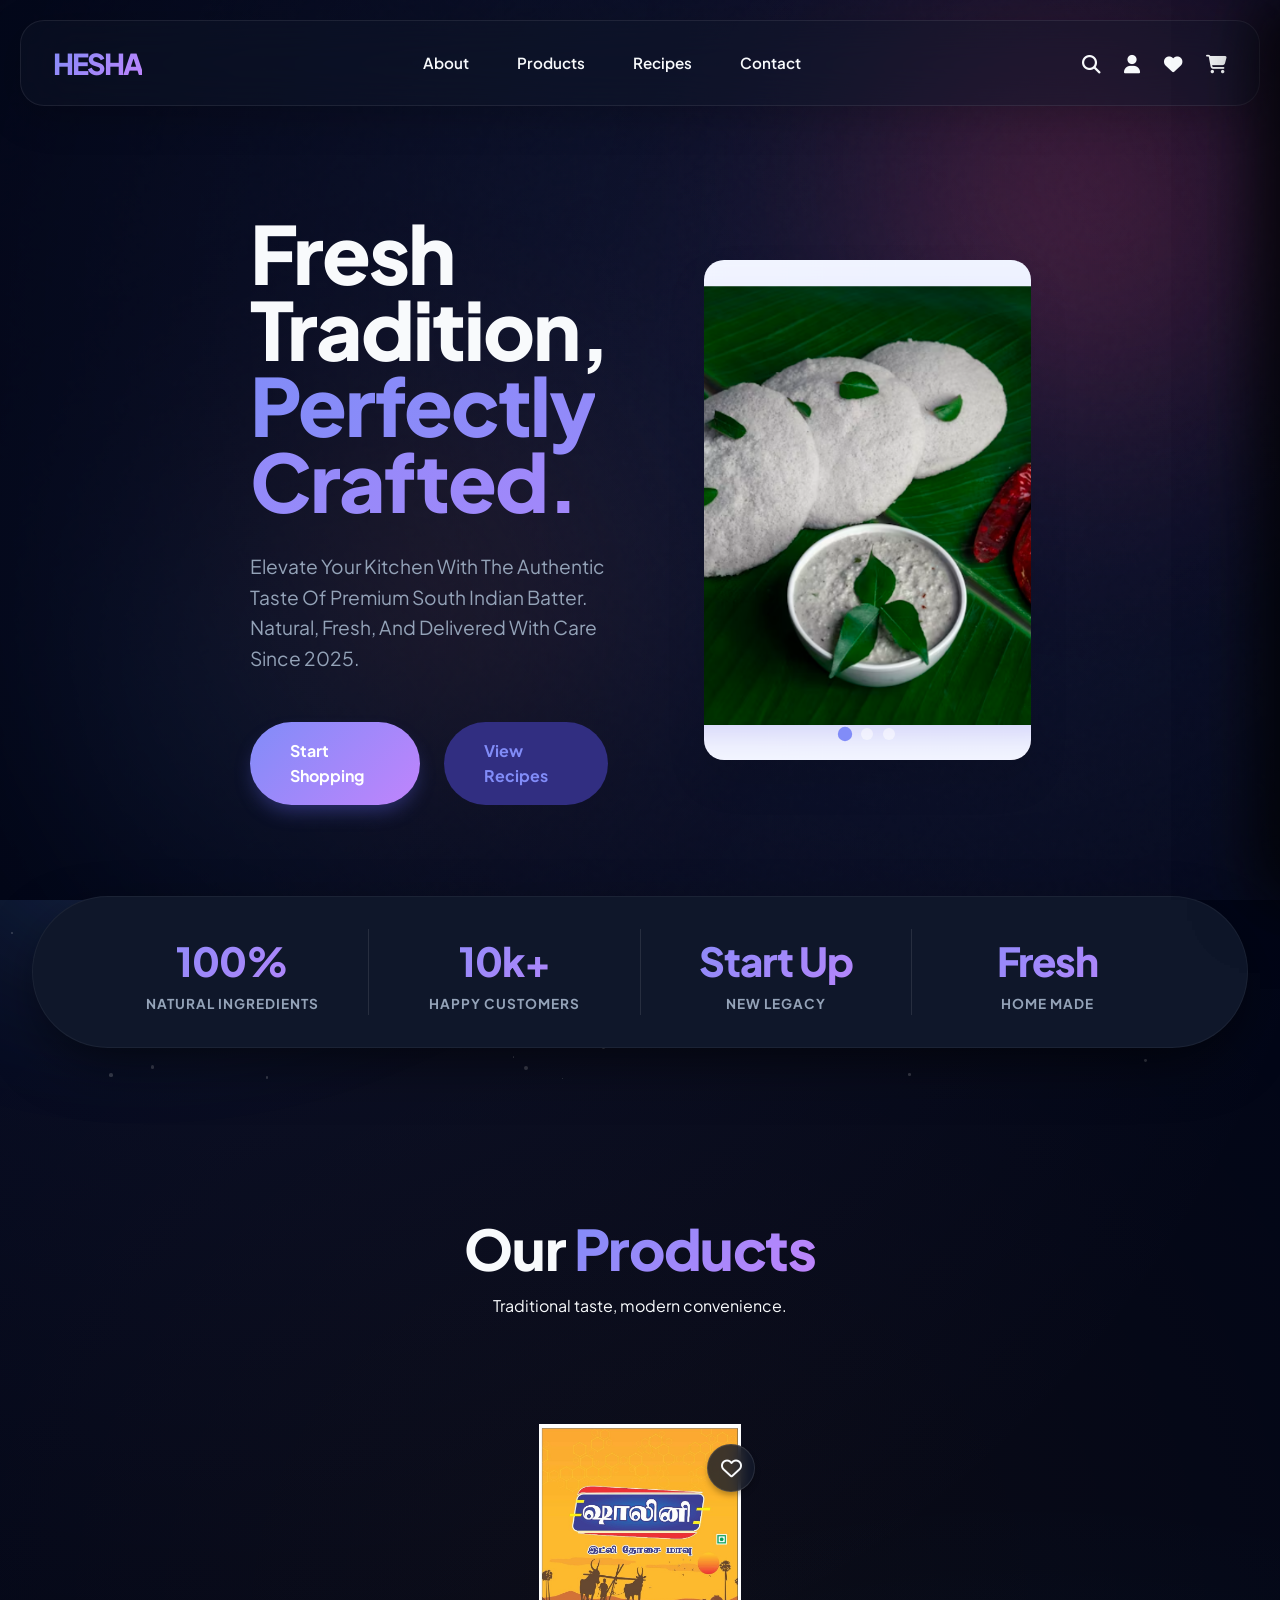
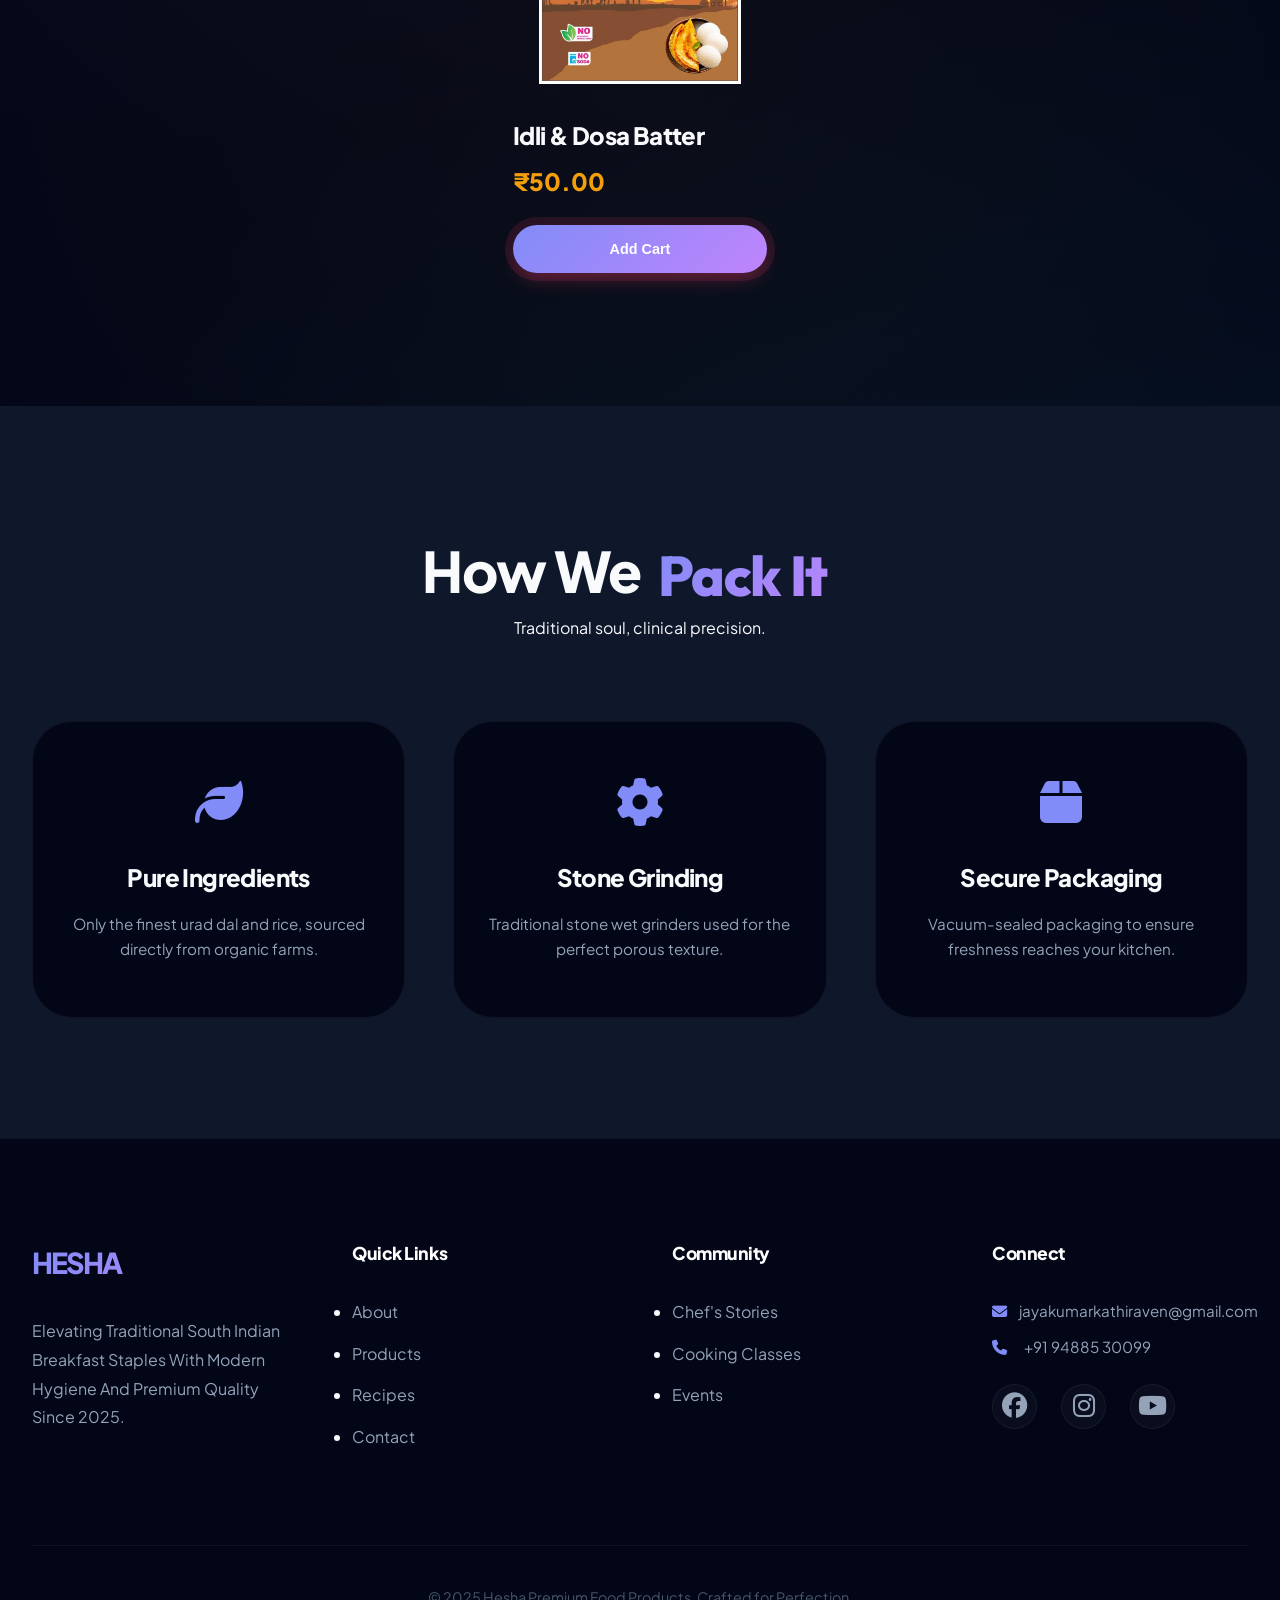
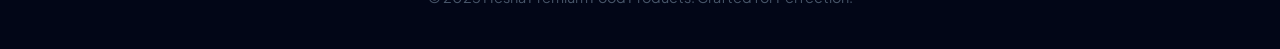
<file: index.html>
<!DOCTYPE html>
<html lang="en">

<head>
    <meta charset="UTF-8">
    <meta name="viewport" content="width=device-width, initial-scale=1.0">
    <title>Hesha | Premium South Indian Traditional Food</title>
    <meta name="description"
        content="Experience the authentic taste of South India with Hesha's premium batter and traditional food products. Fresh, natural, and homemade.">
    <link rel="stylesheet" href="style.css">
    <link rel="icon" href="logo.png" type="image/png">
    <!-- Font Awesome for icons -->
    <link rel="stylesheet" href="https://cdnjs.cloudflare.com/ajax/libs/font-awesome/6.4.0/css/all.min.css">
    <style>
        .rotating-text-wrapper {
            display: inline-flex;
            flex-direction: column;
            height: 1.5em;
            overflow: hidden;
            vertical-align: bottom;
            position: relative;
            min-width: 200px;
            text-align: left;
            margin-left: 8px;
        }

        .rotating-text-wrapper span {
            display: block;
            height: 100%;
            background: var(--grad-primary);
            -webkit-background-clip: text;
            background-clip: text;
            -webkit-text-fill-color: transparent;
            font-family: 'Outfit', sans-serif;
            font-weight: 800;
            opacity: 0;
            transform: translateY(100%) scale(0.9);
            filter: blur(10px);
            transition: all 0.8s cubic-bezier(0.76, 0, 0.24, 1);
            position: absolute;
            left: 0;
            top: 0;
            white-space: nowrap;
        }

        .rotating-text-wrapper span.active {
            opacity: 1;
            transform: translateY(0) scale(1);
            filter: blur(0);
            position: relative;
        }

        .rotating-text-wrapper span.exit {
            opacity: 0;
            transform: translateY(-100%) scale(1.1);
            filter: blur(10px);
        }

        @media (max-width: 768px) {
            .rotating-text-wrapper {
                min-width: 160px;
                margin-left: 5px;
            }
        }
    </style>
</head>

<body>
    <div class="bg-blobs">
        <div class="blob blob-1"></div>
        <div class="blob blob-2"></div>
        <div class="blob blob-3"></div>
    </div>

    <header id="main-header">
        <div class="container nav-content">
            <div class="logo"><a href="index.html" style="color: inherit; text-decoration: none;">HESHA</a></div>
            <nav class="nav-links">
                <a href="about.html">About</a>
                <a href="index.html#products">Products</a>
                <a href="recipes.html">Recipes</a>
                <a href="contact.html">Contact</a>
            </nav>
            <div class="nav-icons">
                <a href="javascript:void(0)" id="search-btn"><i class="fa-solid fa-magnifying-glass"></i></a>
                <a href="login.html"><i class="fa-solid fa-user"></i></a>
                <a href="javascript:void(0)" id="wishlist-btn">
                    <i class="fa-solid fa-heart"></i>
                    <span id="wishlist-count" class="cart-count-badge">0</span>
                </a>
                <a href="javascript:void(0)" id="cart-btn">
                    <i class="fa-solid fa-cart-shopping"></i>
                    <span id="cart-count" class="cart-count-badge">0</span>
                </a>
            </div>
        </div>
    </header>

    <main>
        <!-- Hero Section -->
        <section class="hero">
            <div class="container">
                <div style="display: flex; align-items: center; gap: 4rem;">
                    <div class="hero-content">
                        <h1>Fresh Tradition, <br><span>Perfectly Crafted.</span></h1>
                        <p>Elevate Your Kitchen With The Authentic Taste Of Premium South Indian Batter. Natural, Fresh,
                            And Delivered With Care Since 2025.</p>
                        <div class="hero-btns">
                            <a href="#products" class="btn btn-primary">Start Shopping</a>
                            <a href="recipes.html" class="btn btn-secondary">View Recipes</a>
                        </div>
                    </div>
                    <div class="hero-image">
                        <div class="hero-slider floating">
                            <div class="slide active">
                                <img src="idli.png" alt="Pure Idli Batter">
                            </div>
                            <div class="slide">
                                <img src="dosa.png" alt="Crispy Dosa">
                            </div>
                            <div class="slide">
                                <img src="rava_idli.png" alt="Rava Idli">
                            </div>
                        </div>
                        <div class="slider-controls">
                            <div class="slider-dot active" data-slide="0"></div>
                            <div class="slider-dot" data-slide="1"></div>
                            <div class="slider-dot" data-slide="2"></div>
                        </div>
                    </div>
                </div>
            </div>
        </section>

        <!-- Value Bar -->
        <section class="value-bar">
            <div class="container">
                <div class="value-items">
                    <div class="value-item">
                        <h3>100%</h3>
                        <p>Natural Ingredients</p>
                    </div>
                    <div class="value-item">
                        <h3>10k+</h3>
                        <p>Happy Customers</p>
                    </div>
                    <div class="value-item">
                        <h3>Start Up</h3>
                        <p>New Legacy</p>
                    </div>
                    <div class="value-item">
                        <h3>Fresh</h3>
                        <p>Home Made</p>
                    </div>
                </div>
            </div>
        </section>

        <!-- Products Section -->
        <section class="products" id="products">
            <div class="container">
                <div class="section-header">
                    <h2>Our <span>Products</span></h2>
                    <p>Traditional taste, modern convenience.</p>
                </div>
                <div class="product-grid">
                    <div class="product-card">
                        <div class="product-img">
                            <span class="wishlist-heart-btn"
                                onclick="toggleWishlist('Idli & Dosa Batter', 50.00, 'Front.png')">
                                <i class="fa-regular fa-heart"></i>
                            </span>
                            <img src="Front.png" class="front-img" alt="Idli Batter Front">
                            <img src="Back.png" class="back-img" alt="Idli Batter Back">
                        </div>
                        <div class="product-info">
                            <h3>Idli & Dosa Batter</h3>
                            <span class="price">₹50.00</span>
                            <button class="btn btn-primary"
                                onclick="addToCart('Idli & Dosa Batter', 50.00, 'Front.jpeg')">Add Cart</button>
                        </div>
                    </div>
                </div>
            </div>
        </section>

        <!-- Process Section -->
        <section class="process" id="about">
            <div class="container">
                <div class="section-header">
                    <h2>How We <span class="rotating-text-wrapper">
                            <span class="active">Make It</span>
                            <span>Pack It</span>
                            <span>Place It</span>
                        </span></h2>
                    <p>Traditional soul, clinical precision.</p>
                </div>
                <div class="process-grid">
                    <div class="process-item">
                        <i class="fa-solid fa-leaf"></i>
                        <h4>Pure Ingredients</h4>
                        <p>Only the finest urad dal and rice, sourced directly from organic farms.</p>
                    </div>
                    <div class="process-item">
                        <i class="fa-solid fa-gear"></i>
                        <h4>Stone Grinding</h4>
                        <p>Traditional stone wet grinders used for the perfect porous texture.</p>
                    </div>
                    <div class="process-item">
                        <i class="fa-solid fa-box"></i>
                        <h4>Secure Packaging</h4>
                        <p>Vacuum-sealed packaging to ensure freshness reaches your kitchen.</p>
                    </div>
                </div>
            </div>
        </section>
    </main>

    <footer>
        <div class="container">
            <div style="display: grid; grid-template-columns: repeat(auto-fit, minmax(250px, 1fr)); gap: 4rem;">
                <div>
                    <h3 class="logo">HESHA</h3>
                    <p>Elevating Traditional South Indian Breakfast Staples With Modern Hygiene And Premium Quality
                        Since 2025.</p>
                </div>
                <div>
                    <h4>Quick Links</h4>
                    <ul>
                        <li><a href="about.html">About</a></li>
                        <li><a href="#products">Products</a></li>
                        <li><a href="recipes.html">Recipes</a></li>
                        <li><a href="contact.html">Contact</a></li>
                    </ul>
                </div>
                <div>
                    <h4>Community</h4>
                    <ul>
                        <li><a
                                href="https://youtube.com/playlist?list=PLnVs4jmXLzHNz-UHF-66CwO5YtmdfJBPj&si=cJKlGyLuTCYO6b1y">Chef's
                                Stories</a></li>
                        <li><a
                                href="https://www.google.com/search?q=Cooking+Classes&oq=Cooking+Classes&gs_lcrp=EgZjaHJvbWUyEggAEEUYORiDARixAxjJAxiABDINCAEQABiSAxiABBiKBTINCAIQABiSAxiABBiKBTIHCAMQABiABDIHCAQQABiABDIHCAUQABiABDIHCAYQABiABDIHCAcQABiABDIHCAgQABiABDIHCAkQABiPAtIBBzk4MmowajeoAgCwAgA&sourceid=chrome&ie=UTF-8">Cooking
                                Classes</a></li>
                        <li><a href="#">Events</a></li>
                    </ul>
                </div>
                <div>
                    <h4>Connect</h4>
                    <ul class="footer-contact">
                        <li><i class="fa-solid fa-envelope"></i> <a
                                href="mailto:jayakumarkathiraven@gmail.com">jayakumarkathiraven@gmail.com</a></li>
                        <li><i class="fa-solid fa-phone"></i> <a href="tel:+919488530099">+91 94885 30099</a></li>
                    </ul>
                    <div class="footer-socials" style="margin-top: 1.5rem;">
                        <a href="#" class="facebook"><i class="fa-brands fa-facebook"></i></a>
                        <a href="#" class="instagram"><i class="fa-brands fa-instagram"></i></a>
                        <a href="https://youtube.com/@valluvan_thoughts?si=V2TVyJ8rAOXNV5lI" class="youtube"><i
                                class="fa-brands fa-youtube"></i></a>
                    </div>
                </div>
            </div>
            <div class="footer-bottom">
                &copy; 2025 Hesha Premium Food Products. Crafted for Perfection.
            </div>
        </div>
    </footer>







    <script>
        document.addEventListener('DOMContentLoaded', () => {
            const words = document.querySelectorAll('.rotating-text-wrapper span');
            let index = 0;

            setInterval(() => {
                const current = words[index];
                current.classList.remove('active');
                current.classList.add('exit');

                index = (index + 1) % words.length;

                const next = words[index];
                next.classList.remove('exit');
                next.classList.add('active');

                // Clean up exit class after animation
                setTimeout(() => {
                    words.forEach((w, i) => {
                        if (i !== index) w.classList.remove('exit');
                    });
                }, 800);
            }, 2000);
        });
    </script>
    <script src="main.js"></script>
</body>

</html>
</file>
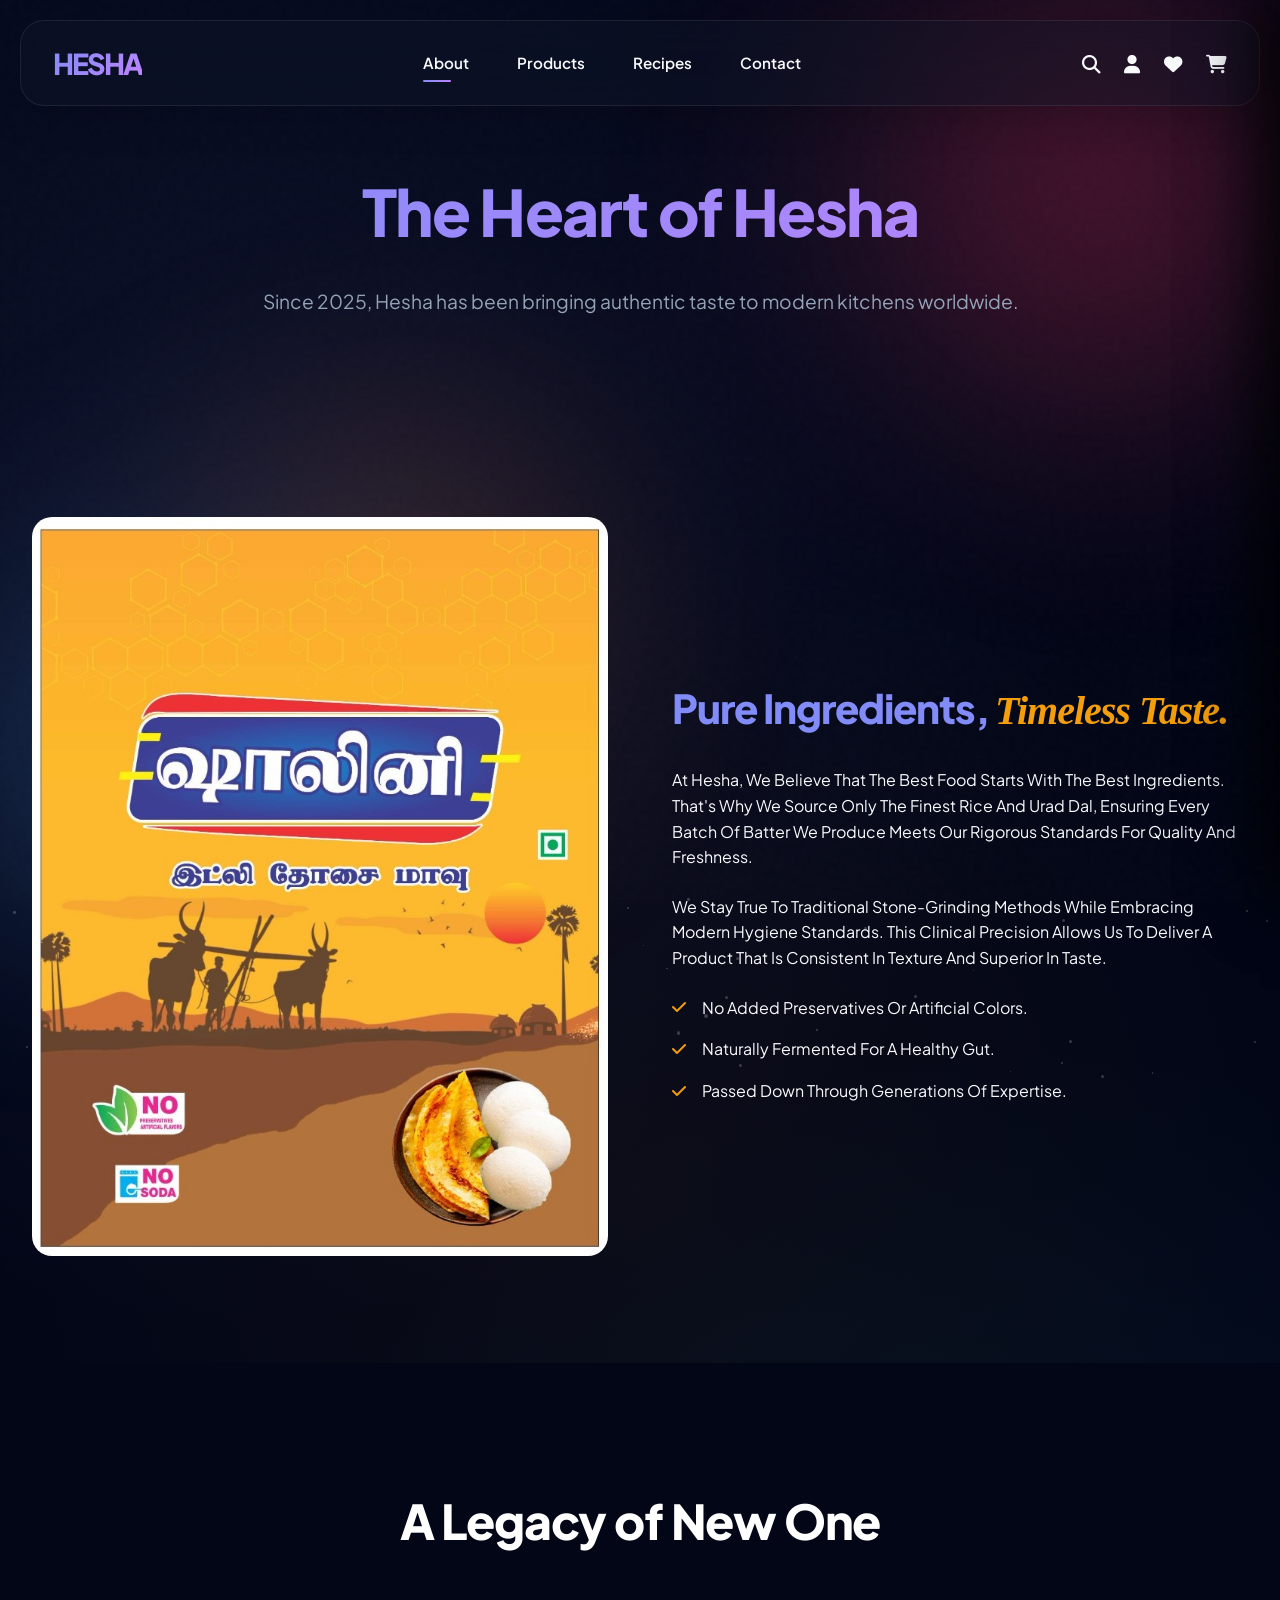
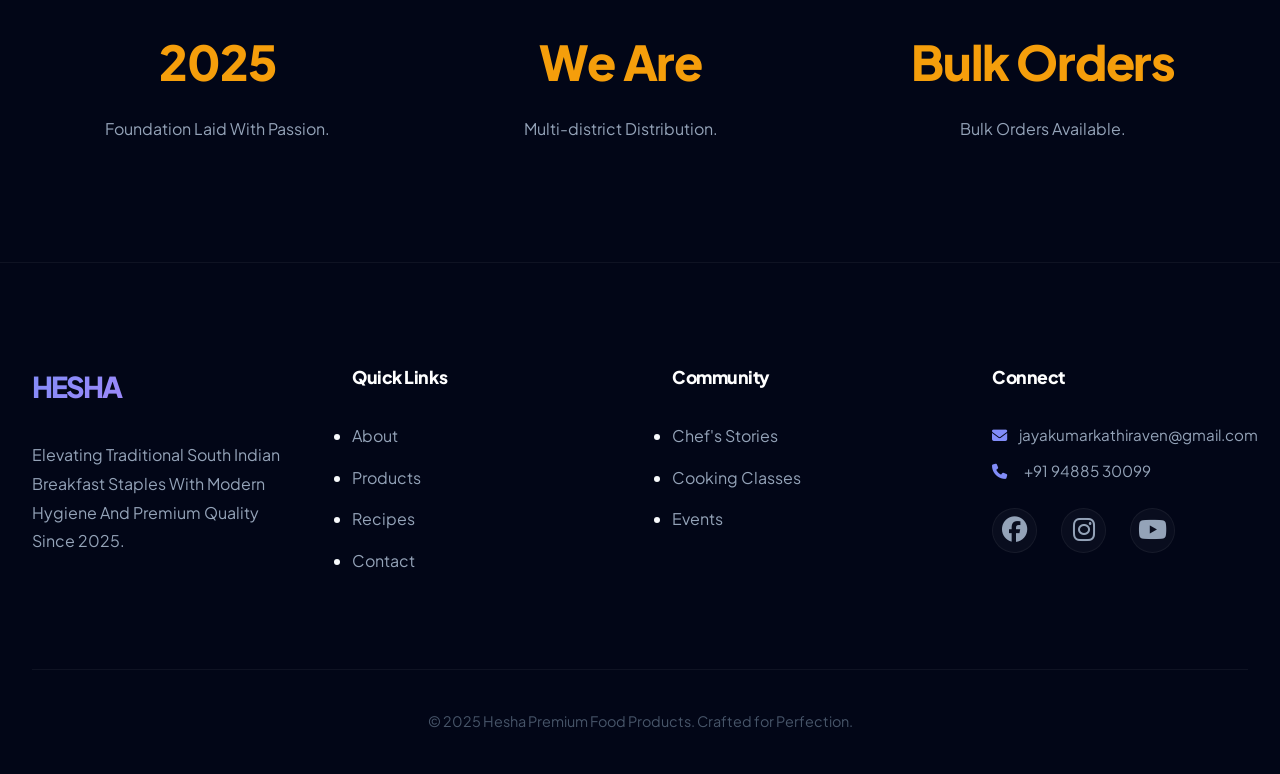
<file: about.html>
<!DOCTYPE html>
<html lang="en">

<head>
    <meta charset="UTF-8">
    <meta name="viewport" content="width=device-width, initial-scale=1.0">
    <title>About Us | Hesha Premium</title>
    <link rel="stylesheet" href="style.css">
    <link rel="stylesheet" href="https://cdnjs.cloudflare.com/ajax/libs/font-awesome/6.4.0/css/all.min.css">
    <link rel="icon" href="logo.png" type="image/png">
</head>

<body>
    <div class="bg-blobs">
        <div class="blob blob-1"></div>
        <div class="blob blob-2"></div>
        <div class="blob blob-3"></div>
    </div>

    <header id="main-header">
        <div class="container nav-content">
            <div class="logo"><a href="index.html" style="color: inherit; text-decoration: none;">HESHA</a></div>
            <nav class="nav-links">
                <a href="about.html" class="active">About</a>
                <a href="index.html#products">Products</a>
                <a href="recipes.html">Recipes</a>
                <a href="contact.html">Contact</a>
            </nav>
            <div class="nav-icons">
                <a href="javascript:void(0)" id="search-btn"><i class="fa-solid fa-magnifying-glass"></i></a>
                <a href="login.html"><i class="fa-solid fa-user"></i></a>
                <a href="javascript:void(0)" id="wishlist-btn">
                    <i class="fa-solid fa-heart"></i>
                    <span id="wishlist-count" class="cart-count-badge">0</span>
                </a>
                <a href="javascript:void(0)" id="cart-btn">
                    <i class="fa-solid fa-cart-shopping"></i>
                    <span id="cart-count" class="cart-count-badge">0</span>
                </a>
            </div>
        </div>
    </header>

    <main>
        <!-- About Hero -->
        <section class="page-hero">
            <div class="container">
                <h1>The Heart of <span>Hesha</span></h1>
                <p style="max-width: 800px; margin: 0 auto; color: var(--text-muted); font-size: 1.2rem;">
                    Since 2025, Hesha has been bringing authentic taste to modern kitchens worldwide.
                </p>
            </div>
        </section>
        <!-- Our Mission -->
        <section class="mission" style="padding: 100px 0;">
            <div class="container">
                <div style="display: flex; align-items: center; gap: 4rem; flex-wrap: wrap;">
                    <div style="flex: 1; min-width: 300px;">
                        <img src="Front.png" alt="Traditional Kitchen"
                            style="width: 100%; border-radius: 20px; box-shadow: var(--shadow);">
                    </div>
                    <div style="flex: 1; min-width: 300px;">
                        <h2 style="color: var(--primary); margin-bottom: 1.5rem; font-size: 2.5rem;">Pure Ingredients,
                            <span class="script-font">Timeless Taste.</span>
                        </h2>
                        <p style="margin-bottom: 1.5rem;">
                            At Hesha, We Believe That The Best Food Starts With The Best Ingredients. That's Why We
                            Source Only The Finest Rice And Urad Dal, Ensuring Every Batch Of Batter We Produce Meets
                            Our Rigorous Standards For Quality And Freshness.
                        </p>
                        <p style="margin-bottom: 1.5rem;">
                            We Stay True To Traditional Stone-Grinding Methods While Embracing Modern Hygiene Standards.
                            This Clinical Precision Allows Us To Deliver A Product That Is Consistent In Texture And
                            Superior In Taste.
                        </p>
                        <ul style="display: flex; flex-direction: column; gap: 1rem;">
                            <li style="display: flex; align-items: center; gap: 1rem;">
                                <i class="fa-solid fa-check" style="color: var(--accent);"></i>
                                <span>No Added Preservatives Or Artificial Colors.</span>
                            </li>
                            <li style="display: flex; align-items: center; gap: 1rem;">
                                <i class="fa-solid fa-check" style="color: var(--accent);"></i>
                                <span>Naturally Fermented For A Healthy Gut.</span>
                            </li>
                            <li style="display: flex; align-items: center; gap: 1rem;">
                                <i class="fa-solid fa-check" style="color: var(--accent);"></i>
                                <span>Passed Down Through Generations Of Expertise.</span>
                            </li>
                        </ul>
                    </div>
                </div>
            </div>
        </section>

        <!-- Timeline/Heritage -->
        <section class="heritage"
            style="padding: 120px 0; background: var(--bg-sidebar); color: var(--white); text-align: center;">
            <div class="container">
                <h2 style="margin-bottom: 4rem; font-size: 3rem;">A Legacy of <span>New One</span></h2>
                <div style="display: flex; justify-content: space-around; gap: 3rem; flex-wrap: wrap;">
                    <div class="heritage-item">
                        <h3 style="color: var(--accent); font-size: 3rem; margin-bottom: 1rem;">2025</h3>
                        <p style="color: #94A3B8;">Foundation Laid With Passion.</p>
                    </div>
                    <div class="heritage-item">
                        <h3 style="color: var(--accent); font-size: 3rem; margin-bottom: 1rem;">We Are</h3>
                        <p style="color: #94A3B8;">Multi-district Distribution.</p>
                    </div>
                    <div class="heritage-item">
                        <h3 style="color: var(--accent); font-size: 3rem; margin-bottom: 1rem;">Bulk Orders</h3>
                        <p style="color: #94A3B8;">Bulk Orders Available.</p>
                    </div>
                </div>
            </div>
        </section>
    </main>

    <footer>
        <div class="container">
            <div style="display: grid; grid-template-columns: repeat(auto-fit, minmax(250px, 1fr)); gap: 4rem;">
                <div>
                    <h3 class="logo">HESHA</h3>
                    <p>Elevating Traditional South Indian Breakfast Staples With Modern Hygiene And Premium Quality
                        Since 2025.</p>
                </div>
                <div>
                    <h4>Quick Links</h4>
                    <ul>
                        <li><a href="about.html">About</a></li>
                        <li><a href="index.html#products">Products</a></li>
                        <li><a href="recipes.html">Recipes</a></li>
                        <li><a href="contact.html">Contact</a></li>
                    </ul>
                </div>
                <div>
                    <h4>Community</h4>
                    <ul>
                        <li><a
                                href="https://youtube.com/playlist?list=PLnVs4jmXLzHNz-UHF-66CwO5YtmdfJBPj&si=cJKlGyLuTCYO6b1y">Chef's
                                Stories</a></li>
                        <li><a
                                href="https://www.google.com/search?q=Cooking+Classes&oq=Cooking+Classes&gs_lcrp=EgZjaHJvbWUyEggAEEUYORiDARixAxjJAxiABDINCAEQABiSAxiABBiKBTINCAIQABiSAxiABBiKBTIHCAMQABiABDIHCAQQABiABDIHCAUQABiABDIHCAYQABiABDIHCAcQABiABDIHCAgQABiABDIHCAkQABiPAtIBBzk4MmowajeoAgCwAgA&sourceid=chrome&ie=UTF-8">Cooking
                                Classes</a></li>
                        <li><a href="#">Events</a></li>
                    </ul>
                </div>
                <div>
                    <h4>Connect</h4>
                    <ul class="footer-contact">
                        <li><i class="fa-solid fa-envelope"></i> <a
                                href="mailto:jayakumarkathiraven@gmail.com">jayakumarkathiraven@gmail.com</a></li>
                        <li><i class="fa-solid fa-phone"></i> <a href="tel:+919488530099">+91 94885 30099</a></li>
                    </ul>
                    <div class="footer-socials" style="margin-top: 1.5rem;">
                        <a href="#" class="facebook"><i class="fa-brands fa-facebook"></i></a>
                        <a href="#" class="instagram"><i class="fa-brands fa-instagram"></i></a>
                        <a href="https://youtube.com/@valluvan_thoughts?si=V2TVyJ8rAOXNV5lI" class="youtube"><i
                                class="fa-brands fa-youtube"></i></a>
                    </div>
                </div>
            </div>
            <div class="footer-bottom">
                &copy; 2025 Hesha Premium Food Products. Crafted for Perfection.
            </div>
        </div>
    </footer>



    <script src="main.js"></script>
</body>

</html>
</file>
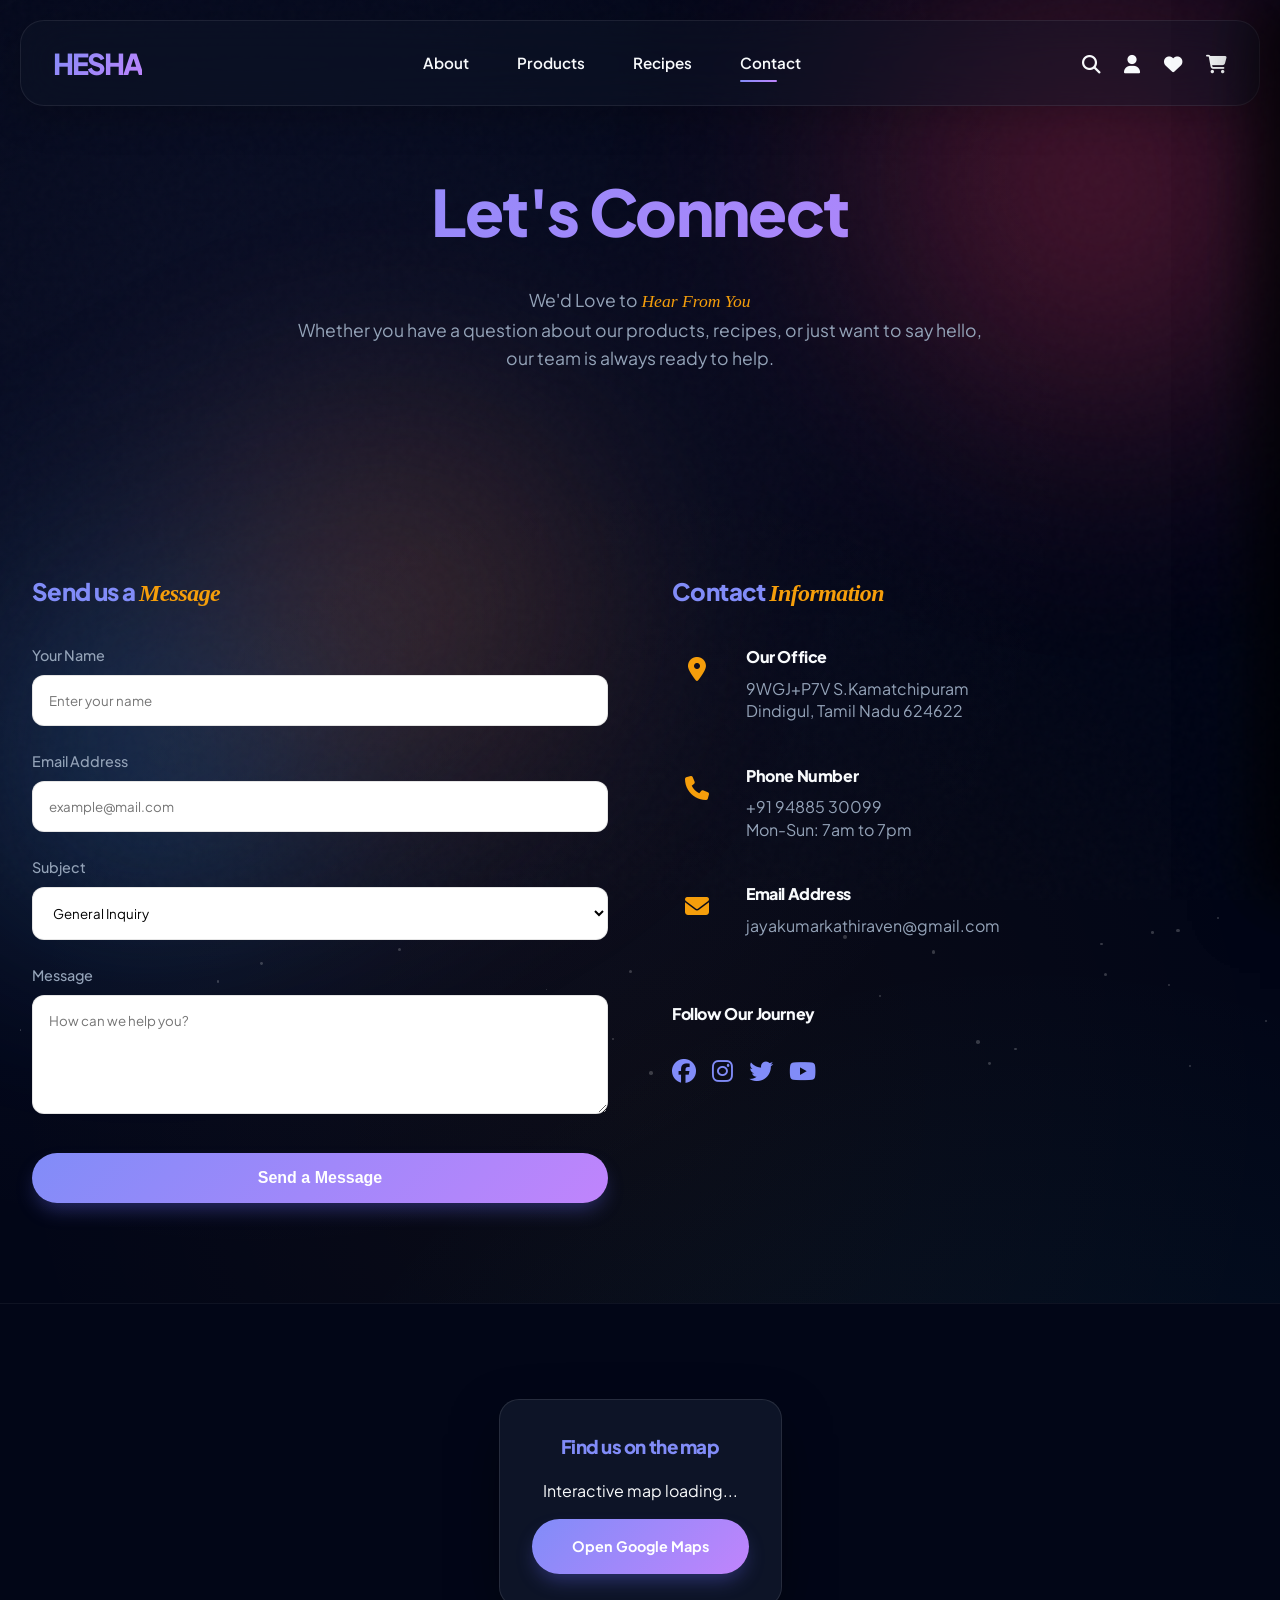
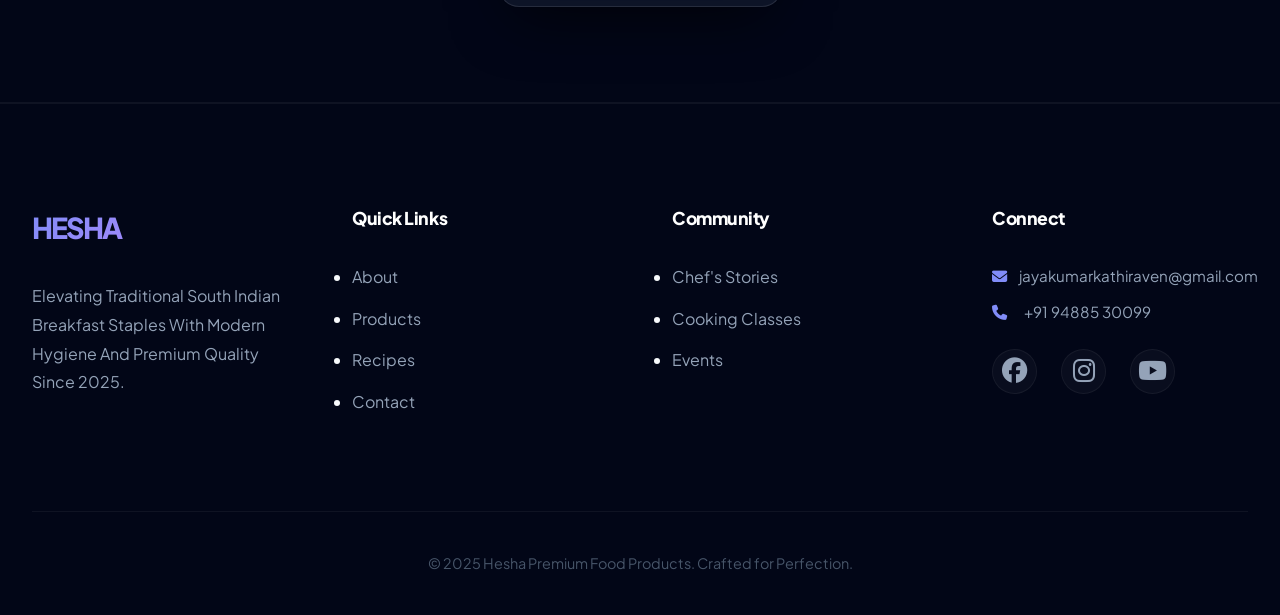
<file: contact.html>
<!DOCTYPE html>
<html lang="en">

<head>
    <meta charset="UTF-8">
    <meta name="viewport" content="width=device-width, initial-scale=1.0">
    <title>Contact Us | Hesha Premium</title>
    <link rel="stylesheet" href="style.css">
    <link rel="stylesheet" href="https://cdnjs.cloudflare.com/ajax/libs/font-awesome/6.4.0/css/all.min.css">
    <link rel="icon" href="/logo.png" type="image/png">
</head>

<body>
    <div class="bg-blobs">
        <div class="blob blob-1"></div>
        <div class="blob blob-2"></div>
        <div class="blob blob-3"></div>
    </div>

    <header id="main-header">
        <div class="container nav-content">
            <div class="logo"><a href="index.html" style="color: inherit; text-decoration: none;">HESHA</a></div>
            <nav class="nav-links">
                <a href="about.html">About</a>
                <a href="index.html#products">Products</a>
                <a href="recipes.html">Recipes</a>
                <a href="contact.html" class="active">Contact</a>
            </nav>
            <div class="nav-icons">
                <a href="javascript:void(0)" id="search-btn"><i class="fa-solid fa-magnifying-glass"></i></a>
                <a href="login.html"><i class="fa-solid fa-user"></i></a>
                <a href="javascript:void(0)" id="wishlist-btn">
                    <i class="fa-solid fa-heart"></i>
                    <span id="wishlist-count" class="cart-count-badge">0</span>
                </a>
                <a href="javascript:void(0)" id="cart-btn">
                    <i class="fa-solid fa-cart-shopping"></i>
                    <span id="cart-count" class="cart-count-badge">0</span>
                </a>
            </div>
        </div>
    </header>

    <main>
        <!-- Contact Hero -->
        <section class="page-hero">
            <div class="container">
                <h1>Let's <span>Connect</span></h1>
                <p style="max-width: 600px; margin: 0 auto; color: var(--text-muted); font-size: 1.1rem;">We'd Love to
                    <span class="script-font">Hear From You</span>
                </p>
                <p style="max-width: 700px; margin: 0 auto; color: var(--text-muted); font-size: 1.1rem;">
                    Whether you have a question about our products, recipes, or just want to say hello, our team is
                    always ready to help.
                </p>
            </div>
        </section>

        <!-- Contact Content -->
        <section class="contact-content" style="padding: 100px 0;">
            <div class="container">
                <div style="display: grid; grid-template-columns: repeat(auto-fit, minmax(300px, 1fr)); gap: 4rem;">

                    <!-- Contact Form -->
                    <div class="contact-form-container">
                        <h2 style="color: var(--primary); margin-bottom: 2rem;">Send us a <span
                                class="script-font">Message</span></h2>
                        <form class="contact-form" id="contact-form">
                            <div class="form-group" style="margin-bottom: 1.5rem;">
                                <label for="name" style="display: block; margin-bottom: 0.5rem; font-weight: 500;">Your
                                    Name</label>
                                <input type="text" id="name" placeholder="Enter your name"
                                    style="width: 100%; padding: 1rem; border: 1px solid rgba(0,0,0,0.1); border-radius: 12px; font-family: inherit;"
                                    required>
                            </div>
                            <div class="form-group" style="margin-bottom: 1.5rem;">
                                <label for="email"
                                    style="display: block; margin-bottom: 0.5rem; font-weight: 500;">Email
                                    Address</label>
                                <input type="email" id="email" placeholder="example@mail.com"
                                    style="width: 100%; padding: 1rem; border: 1px solid rgba(0,0,0,0.1); border-radius: 12px; font-family: inherit;"
                                    required>
                            </div>
                            <div class="form-group" style="margin-bottom: 1.5rem;">
                                <label for="subject"
                                    style="display: block; margin-bottom: 0.5rem; font-weight: 500;">Subject</label>
                                <select id="subject"
                                    style="width: 100%; padding: 1rem; border: 1px solid rgba(0,0,0,0.1); border-radius: 12px; font-family: inherit; background: white;">
                                    <option value="general">General Inquiry</option>
                                    <option value="product">Product Support</option>
                                    <option value="feedback">Feedback</option>
                                    <option value="partnership">Partnership</option>
                                </select>
                            </div>
                            <div class="form-group" style="margin-bottom: 2rem;">
                                <label for="message"
                                    style="display: block; margin-bottom: 0.5rem; font-weight: 500;">Message</label>
                                <textarea id="message" rows="5" placeholder="How can we help you?"
                                    style="width: 100%; padding: 1rem; border: 1px solid rgba(0,0,0,0.1); border-radius: 12px; font-family: inherit; resize: vertical;"
                                    required></textarea>
                            </div>
                            <button type="submit" class="btn btn-primary" style="width: 100%; padding: 1rem;">Send a
                                Message</button>
                        </form>
                    </div>

                    <!-- Contact Info -->
                    <div class="contact-info">
                        <h2 style="color: var(--primary); margin-bottom: 2rem;">Contact <span
                                class="script-font">Information</span></h2>
                        <div style="display: flex; flex-direction: column; gap: 2.5rem;">
                            <div style="display: flex; gap: 1.5rem;">
                                <div
                                    style="width: 50px; height: 50px; background: var(--bg-secondary); color: var(--accent); border-radius: 50%; display: flex; align-items: center; justify-content: center; font-size: 1.5rem; flex-shrink: 0;">
                                    <i class="fa-solid fa-location-dot"></i>
                                </div>
                                <div>
                                    <h4 style="margin-bottom: 0.5rem;">Our Office</h4>
                                    <p style="color: var(--text-muted); line-height: 1.4;">9WGJ+P7V
                                        S.Kamatchipuram<br>Dindigul, Tamil Nadu 624622</p>
                                </div>
                            </div>
                            <div style="display: flex; gap: 1.5rem;">
                                <div
                                    style="width: 50px; height: 50px; background: var(--bg-secondary); color: var(--accent); border-radius: 50%; display: flex; align-items: center; justify-content: center; font-size: 1.5rem; flex-shrink: 0;">
                                    <i class="fa-solid fa-phone"></i>
                                </div>
                                <div>
                                    <h4 style="margin-bottom: 0.5rem;">Phone Number</h4>
                                    <p style="color: var(--text-muted); line-height: 1.4;"><a href="tel:+919488530099"
                                            style="color: inherit; text-decoration: none;">+91 94885
                                            30099</a><br>Mon-Sun:
                                        7am to 7pm</p>
                                </div>
                            </div>
                            <div style="display: flex; gap: 1.5rem;">
                                <div
                                    style="width: 50px; height: 50px; background: var(--bg-secondary); color: var(--accent); border-radius: 50%; display: flex; align-items: center; justify-content: center; font-size: 1.5rem; flex-shrink: 0;">
                                    <i class="fa-solid fa-envelope"></i>
                                </div>
                                <div>
                                    <h4 style="margin-bottom: 0.5rem;">Email Address</h4>
                                    <p style="color: var(--text-muted); line-height: 1.4;">
                                        <a href="mailto:jayakumarkathiraven@gmail.com"
                                            style="color: inherit; text-decoration: none;">jayakumarkathiraven@gmail.com</a>
                                    </p>
                                </div>
                            </div>
                        </div>

                        <div style="margin-top: 4rem;">
                            <h4 style="margin-bottom: 1.5rem;">Follow Our Journey</h4>
                            <div style="display: flex; gap: 1rem; font-size: 1.5rem;">
                                <a href="#" style="color: var(--primary);"><i class="fa-brands fa-facebook"></i></a>
                                <a href="#" style="color: var(--primary);"><i class="fa-brands fa-instagram"></i></a>
                                <a href="#" style="color: var(--primary);"><i class="fa-brands fa-twitter"></i></a>
                                <a href="#" style="color: var(--primary);"><i class="fa-brands fa-youtube"></i></a>
                            </div>
                        </div>
                    </div>

                </div>
            </div>
        </section>

        <!-- Map Section Placeholder -->
        <section class="map-section"
            style="height: 400px; background: var(--bg-main); position: relative; overflow: hidden; border-top: 1px solid rgba(255,255,255,0.05); border-bottom: 1px solid rgba(255,255,255,0.05);">
            <div
                style="width: 100%; height: 100%; display: flex; align-items: center; justify-content: center; background: url('https://images.unsplash.com/photo-1524661135-423995f22d0b?ixlib=rb-4.0.3&auto=format&fit=crop&w=1200&q=80'); background-size: cover; background-position: center;">
                <div
                    style="padding: 2rem; background: rgba(15, 23, 42, 0.9); backdrop-filter: blur(10px); border-radius: 20px; text-align: center; box-shadow: var(--shadow-strong); border: 1px solid rgba(255,255,255,0.1);">
                    <h3 style="color: var(--primary);">Find us on the map</h3>
                    <p style="margin: 1rem 0;">Interactive map loading...</p>
                    <a href="https://www.google.com/maps/place/10%C2%B022'36.7%22N+77%C2%B055'50.4%22E/@10.3768599,77.9280939,17z/data=!3m1!4b1!4m4!3m3!8m2!3d10.3768599!4d77.9306688?hl=en&entry=ttu&g_ep=EgoyMDI2MDEwNy4wIKXMDSoASAFQAw%3D%3D"
                        class="btn btn-primary" style="font-size: 0.9rem;">Open Google Maps</a>
                </div>
            </div>
        </section>
    </main>

    <footer>
        <div class="container">
            <div style="display: grid; grid-template-columns: repeat(auto-fit, minmax(250px, 1fr)); gap: 4rem;">
                <div>
                    <h3 class="logo">HESHA</h3>
                    <p>Elevating Traditional South Indian Breakfast Staples With Modern Hygiene And Premium Quality
                        Since 2025.</p>
                </div>
                <div>
                    <h4>Quick Links</h4>
                    <ul>
                        <li><a href="about.html">About</a></li>
                        <li><a href="index.html#products">Products</a></li>
                        <li><a href="recipes.html">Recipes</a></li>
                        <li><a href="contact.html">Contact</a></li>
                    </ul>
                </div>
                <div>
                    <h4>Community</h4>
                    <ul>
                        <li><a
                                href="https://youtube.com/playlist?list=PLnVs4jmXLzHNz-UHF-66CwO5YtmdfJBPj&si=cJKlGyLuTCYO6b1y">Chef's
                                Stories</a></li>
                        <li><a
                                href="https://www.google.com/search?q=Cooking+Classes&oq=Cooking+Classes&gs_lcrp=EgZjaHJvbWUyEggAEEUYORiDARixAxjJAxiABDINCAEQABiSAxiABBiKBTINCAIQABiSAxiABBiKBTIHCAMQABiABDIHCAQQABiABDIHCAUQABiABDIHCAYQABiABDIHCAcQABiABDIHCAgQABiABDIHCAkQABiPAtIBBzk4MmowajeoAgCwAgA&sourceid=chrome&ie=UTF-8">Cooking
                                Classes</a></li>
                        <li><a href="#">Events</a></li>
                    </ul>
                </div>
                <div>
                    <h4>Connect</h4>
                    <ul class="footer-contact">
                        <li><i class="fa-solid fa-envelope"></i> <a
                                href="mailto:jayakumarkathiraven@gmail.com">jayakumarkathiraven@gmail.com</a></li>
                        <li><i class="fa-solid fa-phone"></i> <a href="tel:+919488530099">+91 94885 30099</a></li>
                    </ul>
                    <div class="footer-socials" style="margin-top: 1.5rem;">
                        <a href="#" class="facebook"><i class="fa-brands fa-facebook"></i></a>
                        <a href="#" class="instagram"><i class="fa-brands fa-instagram"></i></a>
                        <a href="https://youtube.com/@valluvan_thoughts?si=V2TVyJ8rAOXNV5lI" class="youtube"><i
                                class="fa-brands fa-youtube"></i></a>
                    </div>
                </div>
            </div>
            <div class="footer-bottom">
                &copy; 2025 Hesha Premium Food Products. Crafted for Perfection.
            </div>
        </div>
    </footer>



    <script src="main.js"></script>
    <script>
        document.getElementById('contact-form')?.addEventListener('submit', function (e) {
            e.preventDefault();

            // Get form values
            const name = document.getElementById('name').value;
            const email = document.getElementById('email').value;
            const subject = document.getElementById('subject').value;
            const message = document.getElementById('message').value;

            // Construct mailto URL
            const mailtoReceiver = "jayakumarkathiraven@gmail.com";
            const mailtoSubject = encodeURIComponent(`[${subject.toUpperCase()}] Inquiry from ${name}`);
            const mailtoBody = encodeURIComponent(
                `Name: ${name}\n` +
                `Email: ${email}\n` +
                `Subject: ${subject}\n\n` +
                `Message:\n${message}`
            );

            // Open default mail client
            window.location.href = `mailto:${mailtoReceiver}?subject=${mailtoSubject}&body=${mailtoBody}`;

            // Show notification if available
            if (typeof showNotification === 'function') {
                showNotification('Mail Client Opened!', 'Your default mail app has been opened with your message ready to send.', 'Great!');
            } else {
                alert('Your default mail app has been opened. Please click send in your mail app.');
            }

            this.reset();
        });
    </script>
</body>

</html>
</file>
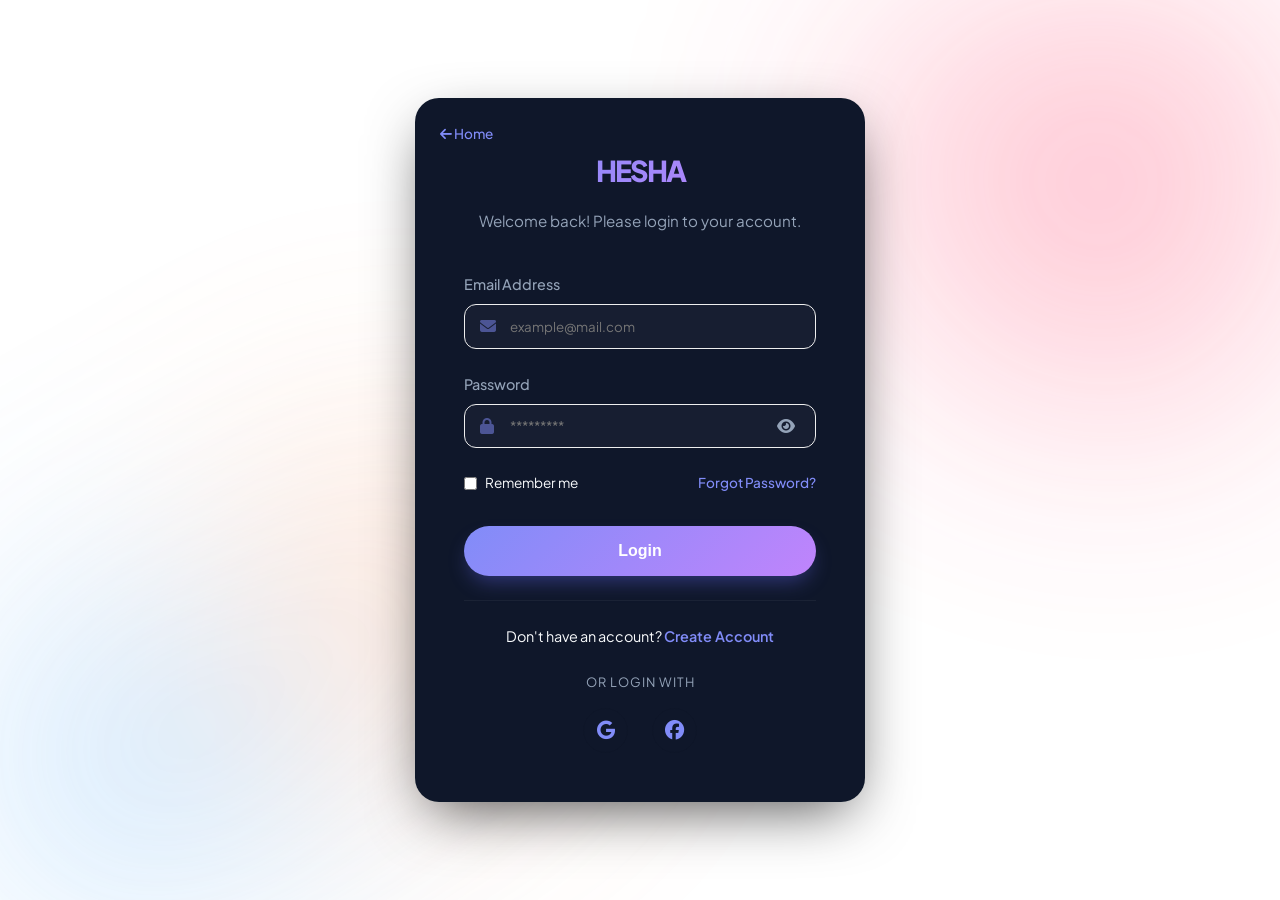
<file: login.html>
<!DOCTYPE html>
<html lang="en">

<head>
    <meta charset="UTF-8">
    <meta name="viewport" content="width=device-width, initial-scale=1.0">
    <title>Login | Hesha Premium</title>
    <link rel="stylesheet" href="style.css">
    <link rel="stylesheet" href="https://cdnjs.cloudflare.com/ajax/libs/font-awesome/6.4.0/css/all.min.css">
    <link rel="icon" href="logo.png" type="image/png">
</head>

<body class="login-body">
    <div class="bg-blobs">
        <div class="blob blob-1"></div>
        <div class="blob blob-2"></div>
        <div class="blob blob-3"></div>
    </div>

    <div class="login-container">
        <div class="login-card">
            <div class="login-header">
                <a href="index.html" class="back-home"><i class="fa-solid fa-arrow-left"></i> Home</a>
                <h1 class="logo">HESHA</h1>
                <p>Welcome back! Please login to your account.</p>
            </div>

            <form class="login-form">
                <div class="form-group">
                    <label for="email">Email Address</label>
                    <div class="input-wrapper">
                        <i class="fa-solid fa-envelope"></i>
                        <input type="email" id="email" placeholder="example@mail.com" required>
                    </div>
                </div>

                <div class="form-group">
                    <label for="password">Password</label>
                    <div class="input-wrapper">
                        <i class="fa-solid fa-lock"></i>
                        <input type="password" id="password" placeholder="*********" required>
                        <i class="fa-solid fa-eye password-toggle" title="Show Password"></i>
                    </div>
                </div>

                <div class="form-options">
                    <label class="checkbox-container">
                        <input type="checkbox">
                        Remember me
                    </label>
                    <a href="#" class="forgot-password">Forgot Password?</a>
                </div>

                <button type="submit" class="btn btn-primary login-btn">Login</button>
            </form>

            <div class="login-footer">
                <p>Don't have an account? <a href="signup.html">Create Account</a></p>

                <div class="social-login">
                    <span>Or login with</span>
                    <div class="social-icons">
                        <a href="#"><i class="fa-brands fa-google"></i></a>
                        <a href="#"><i class="fa-brands fa-facebook"></i></a>
                    </div>
                </div>
            </div>
        </div>
    </div>

    <script>
        const API_BASE_URL = 'http://127.0.0.1:8000/api';

        document.querySelector('.login-form').addEventListener('submit', async function (e) {
            e.preventDefault();
            const email = document.getElementById('email').value;
            const password = document.getElementById('password').value;

            try {
                const response = await fetch(`${API_BASE_URL}/login`, {
                    method: 'POST',
                    headers: { 'Content-Type': 'application/json' },
                    body: JSON.stringify({ email, password })
                });

                const result = await response.json();

                if (response.ok) {
                    // Store the real user data from the database
                    localStorage.setItem('hesha_user', JSON.stringify(result));
                    alert('Login Successful! Welcome to Hesha.');
                    window.location.href = 'profile.html';
                } else {
                    alert('Login Error: ' + (result.detail || 'Invalid credentials'));
                }
            } catch (error) {
                console.error('Network Error:', error);
                alert('Connection to backend failed. Make sure the server is running.');
            }
        });
    </script>
    <script src="main.js"></script>
</body>

</html>
</file>
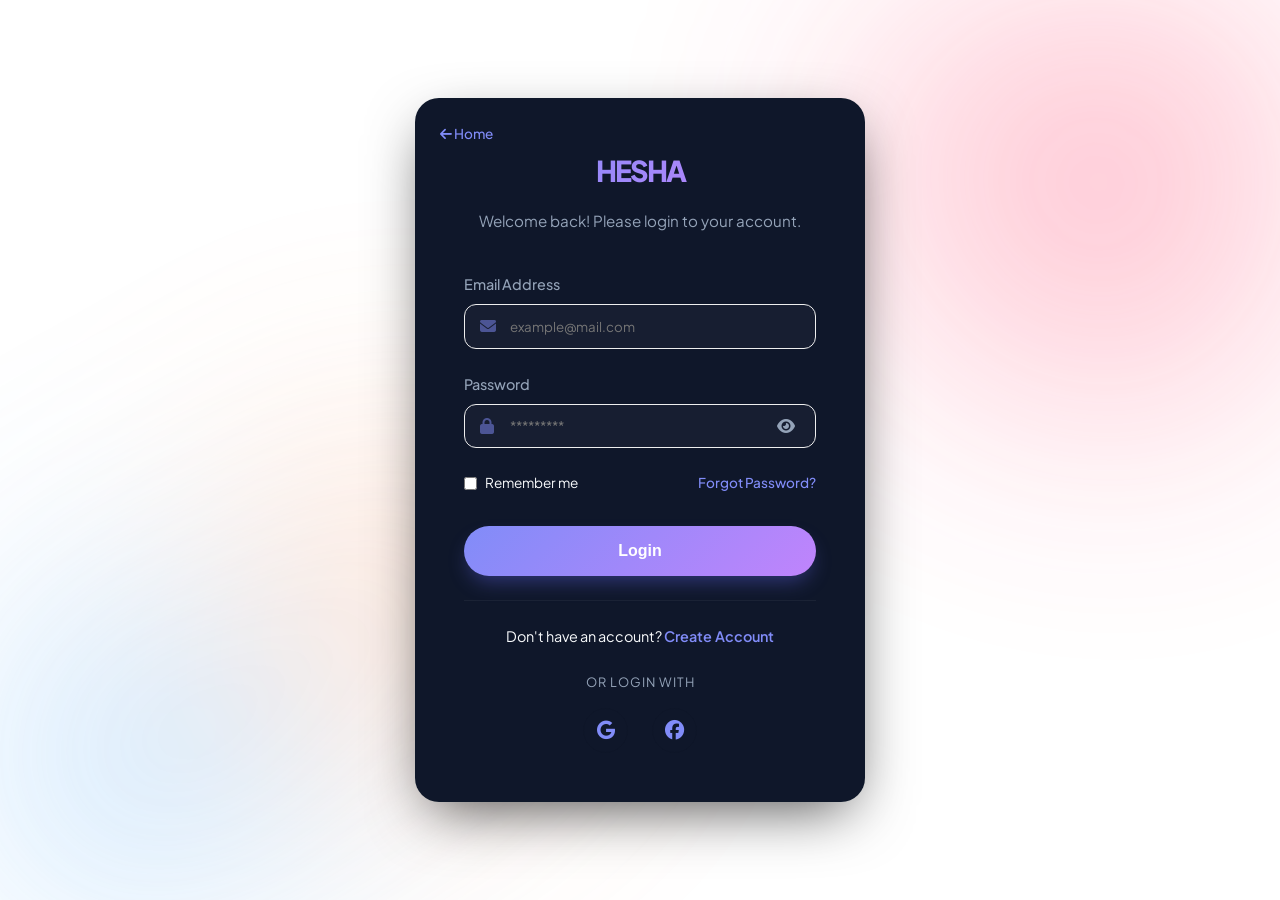
<file: profile.html>
<!DOCTYPE html>
<html lang="en">

<head>
    <meta charset="UTF-8">
    <meta name="viewport" content="width=device-width, initial-scale=1.0">
    <title>Dashboard | Hesha Premium</title>
    <link rel="stylesheet" href="style.css">
    <link rel="stylesheet" href="https://cdnjs.cloudflare.com/ajax/libs/font-awesome/6.4.0/css/all.min.css">
    <link rel="icon" href="/logo.png" type="image/png">
    <style>
        /* Extra structural perfection fixes */
        .profile-layout {
            display: grid;
            grid-template-columns: 280px 1fr;
            gap: 2rem;
            margin-top: 2rem;
        }

        @media (max-width: 992px) {
            .profile-layout {
                grid-template-columns: 1fr;
            }
        }

        .dashboard-grid {
            display: grid;
            grid-template-columns: repeat(auto-fit, minmax(240px, 1fr));
            gap: 1.5rem;
            margin-bottom: 2rem;
        }

        .premium-card {
            background: var(--bg-surface);
            border-radius: 24px;
            padding: 2rem;
            box-shadow: var(--shadow-strong);
            border: 1px solid rgba(255, 255, 255, 0.05);
            transition: var(--transition);
        }

        .premium-card:hover {
            transform: translateY(-5px);
            box-shadow: var(--shadow-strong);
        }

        .user-hero {
            background: linear-gradient(135deg, var(--primary-dark), var(--primary));
            border-radius: 32px;
            padding: 3rem;
            color: var(--white);
            margin-bottom: 2rem;
            display: flex;
            align-items: center;
            gap: 2rem;
            position: relative;
            overflow: hidden;
        }

        .user-hero::after {
            content: '';
            position: absolute;
            top: -50px;
            right: -50px;
            width: 200px;
            height: 200px;
            background: rgba(255, 255, 255, 0.1);
            border-radius: 50%;
        }

        .user-hero-img {
            width: 100px;
            height: 100px;
            background: var(--bg-surface);
            color: var(--primary);
            border-radius: 50%;
            display: flex;
            align-items: center;
            justify-content: center;
            font-size: 2.5rem;
            font-weight: 800;
            box-shadow: 0 10px 20px rgba(0, 0, 0, 0.2);
        }

        .user-hero-content h1 {
            font-size: 2.5rem;
            margin-bottom: 0.5rem;
            color: var(--white);
        }

        .user-hero-content p {
            opacity: 0.9;
            font-size: 1.1rem;
        }

        .sidebar-v2 {
            position: sticky;
            top: 100px;
        }

        .nav-list {
            list-style: none;
            display: flex;
            flex-direction: column;
            gap: 0.5rem;
        }

        .nav-item {
            display: flex;
            align-items: center;
            gap: 1rem;
            padding: 1rem 1.5rem;
            border-radius: 16px;
            color: var(--text-main);
            font-weight: 600;
            text-decoration: none;
            transition: var(--transition);
            cursor: pointer;
            border: none;
            background: transparent;
            width: 100%;
            text-align: left;
            font-family: inherit;
            font-size: 1rem;
        }

        .nav-item:hover {
            background: var(--primary-light);
            color: var(--primary);
        }

        .nav-item.active {
            background: var(--primary);
            color: var(--white);
        }

        .nav-item.logout {
            color: var(--accent);
            margin-top: 1rem;
        }

        .nav-item.logout:hover {
            background: var(--accent-glow);
            color: var(--accent);
        }

        .order-status {
            padding: 0.5rem 1rem;
            border-radius: 12px;
            font-size: 0.85rem;
            font-weight: 700;
        }

        .status-delivered {
            background: #dcfce7;
            color: #166534;
        }

        .status-pending {
            background: #fef9c3;
            color: #854d0e;
        }

        /* Section Visibility */
        .content-section {
            display: none;
            animation: fadeIn 0.4s ease-out;
        }

        .content-section.active {
            display: block;
        }

        @keyframes fadeIn {
            from {
                opacity: 0;
                transform: translateY(10px);
            }

            to {
                opacity: 1;
                transform: translateY(0);
            }
        }

        .wishlist-grid {
            display: grid;
            grid-template-columns: repeat(auto-fill, minmax(200px, 1fr));
            gap: 1.5rem;
        }

        .wishlist-item-card {
            background: var(--bg-surface);
            border-radius: 16px;
            padding: 1rem;
            text-align: center;
            border: 1px solid rgba(0, 0, 0, 0.05);
        }

        .wishlist-item-card img {
            width: 100%;
            height: 120px;
            object-fit: contain;
            margin-bottom: 1rem;
        }
    </style>
</head>

<body class="profile-body">

    <header id="main-header">
        <div class="container nav-content">
            <div class="logo"><a href="index.html" style="color: inherit; text-decoration: none;">HESHA</a></div>
            <nav class="nav-links">
                <a href="about.html" id="nav-about">About</a>
                <a href="index.html#products" id="nav-products">Products</a>
                <a href="recipes.html" id="nav-recipes">Recipes</a>
                <a href="contact.html" id="nav-contact">Contact</a>
            </nav>
            <div class="nav-icons">
                <a href="javascript:void(0)" id="search-btn"><i class="fa-solid fa-magnifying-glass"></i></a>
                <a href="profile.html" class="active"><i class="fa-solid fa-user"></i></a>
                <a href="javascript:void(0)" id="wishlist-btn">
                    <i class="fa-solid fa-heart"></i>
                    <span id="wishlist-count" class="cart-count-badge">0</span>
                </a>
                <a href="javascript:void(0)" id="cart-btn">
                    <i class="fa-solid fa-cart-shopping"></i>
                    <span id="cart-count" class="cart-count-badge">0</span>
                </a>
            </div>
        </div>
    </header>

    <main style="padding-top: 150px; padding-bottom: 80px; background: var(--bg-surface);">
        <div class="container">
            <!-- New Perfected Structure -->
            <div class="user-hero">
                <div class="user-hero-img" id="hero-initials"></div>
                <div class="user-hero-content">
                    <h1 id="hero-name">Hello, User!</h1>
                    <p id="hero-email">user@example.com</p>
                </div>
            </div>

            <div class="profile-layout">
                <aside class="sidebar-v2">
                    <div class="premium-card" style="padding: 1.5rem;">
                        <nav class="nav-list">
                            <button class="nav-item active" data-section="dashboard"><i class="fa-solid fa-gauge"></i>
                                Dashboard</button>
                            <button class="nav-item" data-section="orders"><i class="fa-solid fa-box"></i> My
                                Orders</button>
                            <button class="nav-item" data-section="wishlist"><i class="fa-solid fa-heart"></i>
                                Wishlist</button>
                            <button class="nav-item" data-section="account"><i class="fa-solid fa-user-pen"></i> Account
                                Details</button>
                            <a href="login.html" id="logout-btn-v2" class="nav-item logout"><i
                                    class="fa-solid fa-right-from-bracket"></i> Logout</a>
                        </nav>
                    </div>
                </aside>

                <div class="profile-main-content">

                    <!-- Dashboard Section -->
                    <div id="section-dashboard" class="content-section active">
                        <div class="dashboard-grid">
                            <div class="premium-card">
                                <div style="display: flex; justify-content: space-between; align-items: flex-start;">
                                    <div>
                                        <p style="color: var(--text-muted); font-weight: 600; margin-bottom: 0.5rem;">
                                            Total Orders</p>
                                        <h3 id="stat-total-orders" style="font-size: 2rem;">0</h3>
                                    </div>
                                    <div class="stat-icon" style="margin: 0;"><i class="fa-solid fa-bag-shopping"></i>
                                    </div>
                                </div>
                            </div>
                            <div class="premium-card">
                                <div style="display: flex; justify-content: space-between; align-items: flex-start;">
                                    <div>
                                        <p style="color: var(--text-muted); font-weight: 600; margin-bottom: 0.5rem;">
                                            Wishlist Items</p>
                                        <h3 id="stat-wishlist-count" style="font-size: 2rem;">0</h3>
                                    </div>
                                    <div class="stat-icon"
                                        style="margin: 0; background: var(--accent-glow); color: var(--accent);"><i
                                            class="fa-solid fa-heart"></i></div>
                                </div>
                            </div>
                            <div class="premium-card">
                                <div style="display: flex; justify-content: space-between; align-items: flex-start;">
                                    <div>
                                        <p style="color: var(--text-muted); font-weight: 600; margin-bottom: 0.5rem;">
                                            Total Spent</p>
                                        <h3 id="stat-total-spent" style="font-size: 2rem;">₹0</h3>
                                    </div>
                                    <div class="stat-icon" style="margin: 0; background: #dcfce7; color: #166534;"><i
                                            class="fa-solid fa-wallet"></i></div>
                                </div>
                            </div>
                        </div>

                        <div class="premium-card">
                            <div
                                style="display: flex; justify-content: space-between; align-items: center; margin-bottom: 2rem;">
                                <h2 style="font-size: 1.5rem;">Recent Orders</h2>
                                <button class="btn-text"
                                    onclick="document.querySelector('[data-section=\'orders\']').click()"
                                    style="color: var(--primary); font-weight: 700; border: none; background: none; cursor: pointer;">View
                                    All</button>
                            </div>
                            <div class="table-container">
                                <table class="orders-table">
                                    <thead>
                                        <tr>
                                            <th>Order ID</th>
                                            <th>Date</th>
                                            <th>Status</th>
                                            <th>Total</th>
                                        </tr>
                                    </thead>
                                    <tbody id="recent-orders-list">
                                        <tr>
                                            <td colspan="4"
                                                style="text-align: center; padding: 2rem; color: var(--text-muted);">No
                                                orders found.</td>
                                        </tr>
                                    </tbody>
                                </table>
                            </div>
                        </div>
                    </div>

                    <!-- My Orders Section -->
                    <div id="section-orders" class="content-section">
                        <div class="premium-card">
                            <h2 style="font-size: 1.5rem; margin-bottom: 2rem;">My Orders</h2>
                            <div class="table-container">
                                <table class="orders-table">
                                    <thead>
                                        <tr>
                                            <th>Order ID</th>
                                            <th>Date</th>
                                            <th>Status</th>
                                            <th>Total</th>
                                            <th>Action</th>
                                        </tr>
                                    </thead>
                                    <tbody id="full-orders-list">
                                        <tr>
                                            <td colspan="5"
                                                style="text-align: center; padding: 2rem; color: var(--text-muted);">You
                                                haven't placed any orders yet.</td>
                                        </tr>
                                    </tbody>
                                </table>
                            </div>
                        </div>
                    </div>

                    <!-- Wishlist Section -->
                    <div id="section-wishlist" class="content-section">
                        <div class="premium-card">
                            <h2 style="font-size: 1.5rem; margin-bottom: 2rem;">My Wishlist</h2>
                            <div id="wishlist-content-grid" class="wishlist-grid">
                                <!-- Wishlist items will be injected here -->
                            </div>
                        </div>
                    </div>

                    <!-- Account Details Section -->
                    <div id="section-account" class="content-section">
                        <div class="premium-card">
                            <div
                                style="display: flex; justify-content: space-between; align-items: center; margin-bottom: 1.5rem;">
                                <h2 style="font-size: 1.5rem;">Personal Information</h2>
                                <button id="edit-info-btn" class="btn-text"
                                    style="color: var(--primary); font-weight: 700; border: none; background: none; cursor: pointer;"><i
                                        class="fa-solid fa-edit"></i> Edit</button>
                            </div>
                            <div
                                style="display: grid; grid-template-columns: repeat(auto-fit, minmax(200px, 1fr)); gap: 2rem;">
                                <div>
                                    <p style="color: var(--text-muted); font-size: 0.9rem; margin-bottom: 0.3rem;">Full
                                        Name</p>
                                    <p id="acc-name" style="font-weight: 600; font-size: 1.1rem;">-</p>
                                </div>
                                <div>
                                    <p style="color: var(--text-muted); font-size: 0.9rem; margin-bottom: 0.3rem;">Email
                                        Address</p>
                                    <p id="acc-email" style="font-weight: 600; font-size: 1.1rem;">-</p>
                                </div>
                                <div>
                                    <p style="color: var(--text-muted); font-size: 0.9rem; margin-bottom: 0.3rem;">Phone
                                        Number</p>
                                    <p id="acc-phone" style="font-weight: 600; font-size: 1.1rem;">-</p>
                                </div>
                                <div style="grid-column: 1 / -1;">
                                    <p style="color: var(--text-muted); font-size: 0.9rem; margin-bottom: 0.3rem;">
                                        Primary Address</p>
                                    <p id="acc-address" style="font-weight: 600; font-size: 1.1rem; line-height: 1.6;">-
                                    </p>
                                </div>
                            </div>
                        </div>

                        <div class="premium-card" style="margin-top: 2rem;">
                            <div
                                style="display: flex; justify-content: space-between; align-items: center; margin-bottom: 1.5rem;">
                                <h2 style="font-size: 1.5rem;">Saved Address</h2>
                                <button id="add-address-btn" class="btn btn-primary"
                                    style="padding: 0.6rem 1.2rem; font-size: 0.9rem;">
                                    <i class="fa-solid fa-plus"></i> Add Address
                                </button>
                            </div>
                            <div id="address-display-section"
                                style="display: grid; grid-template-columns: repeat(auto-fit, minmax(300px, 1fr)); gap: 1.5rem;">
                                <p style="color: var(--text-muted); font-style: italic; grid-column: 1/-1;">No address
                                    saved yet. Add an address to continue.</p>
                            </div>
                        </div>
                    </div>

                    <!-- Edit Personal Info Modal -->
                    <div id="edit-info-modal" class="notification-overlay">
                        <div class="notification-box"
                            style="text-align: left; max-width: 400px; background: var(--bg-surface); border: 1px solid rgba(255,255,255,0.1);">
                            <div style="padding: 2rem;">
                                <h2 style="font-size: 1.5rem; margin-bottom: 1.5rem; color: var(--text-main);">Edit
                                    Information</h2>
                                <form id="edit-info-form" class="quick-form-container">
                                    <div class="form-group-quick">
                                        <label>Full Name</label>
                                        <div class="input-wrapper-quick">
                                            <i class="fa-solid fa-user"></i>
                                            <input type="text" id="edit-name" required>
                                        </div>
                                    </div>
                                    <div class="form-group-quick">
                                        <label>Email Address</label>
                                        <div class="input-wrapper-quick">
                                            <i class="fa-solid fa-envelope"></i>
                                            <input type="email" id="edit-email" required>
                                        </div>
                                    </div>
                                    <div style="display: flex; gap: 1rem; margin-top: 1rem;">
                                        <button type="submit" class="btn btn-primary" style="flex: 1;">Save
                                            Changes</button>
                                        <button type="button" id="close-info-modal" class="btn"
                                            style="background: rgba(255,255,255,0.05); color: var(--text-main);">Cancel</button>
                                    </div>
                                </form>
                            </div>
                        </div>
                    </div>

                    <!-- Add Address Modal -->
                    <div id="address-modal" class="notification-overlay">
                        <div class="notification-box"
                            style="text-align: left; max-width: 500px; background: var(--bg-surface); border: 1px solid rgba(255,255,255,0.1);">
                            <div style="padding: 2rem;">
                                <h2 style="font-size: 1.5rem; margin-bottom: 1.5rem; color: var(--text-main);">Add New
                                    Address</h2>
                                <form id="add-address-form" class="quick-form-container">
                                    <div style="display: grid; grid-template-columns: 1fr 1fr; gap: 1rem;">
                                        <div class="form-group-quick">
                                            <label>Full Name</label>
                                            <div class="input-wrapper-quick">
                                                <i class="fa-solid fa-user"></i>
                                                <input type="text" id="new-addr-name" required
                                                    placeholder="Receiver's Name">
                                            </div>
                                        </div>
                                        <div class="form-group-quick">
                                            <label>Email Address</label>
                                            <div class="input-wrapper-quick">
                                                <i class="fa-solid fa-envelope"></i>
                                                <input type="email" id="new-addr-email" required
                                                    placeholder="example@mail.com">
                                            </div>
                                        </div>
                                    </div>
                                    <div class="form-group-quick">
                                        <label>Street Address</label>
                                        <div class="input-wrapper-quick">
                                            <i class="fa-solid fa-house"></i>
                                            <input type="text" id="new-addr-street" required
                                                placeholder="House No, Street, Area">
                                        </div>
                                    </div>
                                    <div style="display: grid; grid-template-columns: 1fr 1fr; gap: 1rem;">
                                        <div class="form-group-quick">
                                            <label>District</label>
                                            <div class="input-wrapper-quick">
                                                <i class="fa-solid fa-map"></i>
                                                <input type="text" id="new-addr-district" required
                                                    placeholder="District">
                                            </div>
                                        </div>
                                        <div class="form-group-quick">
                                            <label>City / Town</label>
                                            <div class="input-wrapper-quick">
                                                <i class="fa-solid fa-city"></i>
                                                <input type="text" id="new-addr-city" required placeholder="City">
                                            </div>
                                        </div>
                                    </div>
                                    <div style="display: grid; grid-template-columns: 1fr 1fr; gap: 1rem;">
                                        <div class="form-group-quick">
                                            <label>Pin Code</label>
                                            <div class="input-wrapper-quick">
                                                <i class="fa-solid fa-map-pin"></i>
                                                <input type="text" id="new-addr-zip" required placeholder="Pincode">
                                            </div>
                                        </div>
                                        <div class="form-group-quick">
                                            <label>Mobile Number</label>
                                            <div class="input-wrapper-quick">
                                                <i class="fa-solid fa-phone"></i>
                                                <input type="tel" id="new-addr-phone" required placeholder="Number">
                                            </div>
                                        </div>
                                    </div>
                                    <div style="display: flex; gap: 1rem; margin-top: 1rem;">
                                        <button type="submit" class="btn btn-primary" style="flex: 1;">Save
                                            Address</button>
                                        <button type="button" id="close-addr-modal" class="btn"
                                            style="background: rgba(255,255,255,0.05); color: var(--text-main);">Cancel</button>
                                    </div>
                                </form>
                            </div>
                        </div>
                    </div>

                </div>
            </div>
        </div>
    </main>

    <footer>
        <div class="container">
            <div class="footer-bottom">
                &copy; 2025 Hesha Premium Food Products. Crafted for Perfection.
            </div>
        </div>
    </footer>

    <script src="main.js"></script>
    <script>
        document.addEventListener('DOMContentLoaded', () => {
            const user = JSON.parse(localStorage.getItem('hesha_user'));

            if (!user || !user.isLoggedIn) {
                window.location.href = 'login.html';
                return;
            }

            // --- Navigation Logic ---
            const navItems = document.querySelectorAll('.nav-item[data-section]');
            const sections = document.querySelectorAll('.content-section');

            navItems.forEach(item => {
                item.addEventListener('click', () => {
                    const targetSection = item.getAttribute('data-section');

                    // Update Sidebar Active State
                    navItems.forEach(nav => nav.classList.remove('active'));
                    item.classList.add('active');

                    // Update Content Visibility
                    sections.forEach(sec => sec.classList.remove('active'));
                    document.getElementById(`section-${targetSection}`).classList.add('active');

                    // Refresh content for specific sections
                    if (targetSection === 'wishlist') renderWishlistSection();
                    if (targetSection === 'orders') renderOrdersSection();
                    if (targetSection === 'dashboard') updateDashboardStats();
                });
            });

            // --- Initial Data Load ---
            if (user) {
                document.getElementById('hero-name').textContent = `Hello, ${user.name || 'User'}!`;
                document.getElementById('hero-email').textContent = user.email || 'user@example.com';

                document.getElementById('acc-name').textContent = user.name || '-';
                document.getElementById('acc-email').textContent = user.email || '-';

                // Handle Address/Phone display in Account Details
                const primaryAddr = user.address || (user.addresses && user.addresses[0]);
                if (primaryAddr) {
                    document.getElementById('acc-phone').textContent = primaryAddr.phone || '-';
                    document.getElementById('acc-address').textContent = `${primaryAddr.street}, ${primaryAddr.district}, ${primaryAddr.city} - ${primaryAddr.zip}`;
                }

                if (user.name) {
                    const initials = user.name.split(' ').map(n => n[0]).join('').toUpperCase();
                    document.getElementById('hero-initials').textContent = initials;
                }

                updateDashboardStats();
                renderAddresses();
                renderOrdersSection(); // Ensure summary and stats are updated
            }

            function updateDashboardStats() {
                const user = JSON.parse(localStorage.getItem('hesha_user'));
                const wishlist = JSON.parse(localStorage.getItem('hesha_wishlist')) || [];

                // Update Wishlist Count
                const wishlistCountEl = document.getElementById('stat-wishlist-count');
                if (wishlistCountEl) wishlistCountEl.textContent = wishlist.length;

                // Orders count and total spent are updated in renderOrdersSection
            }

            // --- Address Management Logic ---
            const addAddrBtn = document.getElementById('add-address-btn');
            const addrModal = document.getElementById('address-modal');
            const closeAddrModal = document.getElementById('close-addr-modal');
            const addAddrForm = document.getElementById('add-address-form');

            addAddrBtn.addEventListener('click', () => {
                const user = JSON.parse(localStorage.getItem('hesha_user'));
                const addresses = user.addresses || (user.address ? [user.address] : []);

                if (addresses.length >= 10) {
                    alert('You have reached the limit of 10 addresses.');
                    return;
                }

                addrModal.classList.add('active');
            });

            closeAddrModal.addEventListener('click', () => {
                addrModal.classList.remove('active');
            });

            addAddrForm.addEventListener('submit', (e) => {
                e.preventDefault();
                const user = JSON.parse(localStorage.getItem('hesha_user'));
                const addresses = user.addresses || (user.address ? [user.address] : []);

                const newAddr = {
                    id: Date.now(),
                    fullname: document.getElementById('new-addr-name').value,
                    email: document.getElementById('new-addr-email').value,
                    street: document.getElementById('new-addr-street').value,
                    district: document.getElementById('new-addr-district').value,
                    city: document.getElementById('new-addr-city').value,
                    zip: document.getElementById('new-addr-zip').value,
                    phone: document.getElementById('new-addr-phone').value
                };

                addresses.push(newAddr);
                user.addresses = addresses;
                // Update primary address if none exists
                if (!user.address) user.address = newAddr;

                // Sync with Backend
                fetch(`${API_BASE_URL}/user/address`, {
                    method: 'POST',
                    headers: { 'Content-Type': 'application/json' },
                    body: JSON.stringify({
                        user_id: user.id,
                        addresses: addresses
                    })
                })
                    .then(res => res.json())
                    .then(data => {
                        localStorage.setItem('hesha_user', JSON.stringify(user));
                        addrModal.classList.remove('active');
                        addAddrForm.reset();
                        renderAddresses();
                        alert('Address saved and synced successfully!');
                    })
                    .catch(err => {
                        console.error("Sync Error:", err);
                        // Still save locally as fallback
                        localStorage.setItem('hesha_user', JSON.stringify(user));
                        addrModal.classList.remove('active');
                        addAddrForm.reset();
                        renderAddresses();
                        alert('Address saved locally (Backend unreachable).');
                    });
            });

            // --- Edit Personal Info Logic ---
            const editInfoBtn = document.getElementById('edit-info-btn');
            const infoModal = document.getElementById('edit-info-modal');
            const closeInfoModal = document.getElementById('close-info-modal');
            const editInfoForm = document.getElementById('edit-info-form');

            editInfoBtn.addEventListener('click', () => {
                const user = JSON.parse(localStorage.getItem('hesha_user'));
                document.getElementById('edit-name').value = user.name || '';
                document.getElementById('edit-email').value = user.email || '';
                infoModal.classList.add('active');
            });

            closeInfoModal.addEventListener('click', () => {
                infoModal.classList.remove('active');
            });

            editInfoForm.addEventListener('submit', (e) => {
                e.preventDefault();
                const user = JSON.parse(localStorage.getItem('hesha_user'));
                const newName = document.getElementById('edit-name').value;
                const newEmail = document.getElementById('edit-email').value;

                user.name = newName;
                user.email = newEmail;

                localStorage.setItem('hesha_user', JSON.stringify(user));

                document.getElementById('hero-name').textContent = `Hello, ${newName}!`;
                document.getElementById('hero-email').textContent = newEmail;
                document.getElementById('acc-name').textContent = newName;
                document.getElementById('acc-email').textContent = newEmail;

                const initials = newName.split(' ').map(n => n[0]).join('').toUpperCase();
                document.getElementById('hero-initials').textContent = initials;

                infoModal.classList.remove('active');
                alert('Information updated successfully!');
            });

            function renderAddresses() {
                const user = JSON.parse(localStorage.getItem('hesha_user'));
                const addresses = user.addresses || (user.address ? [user.address] : []);
                const container = document.getElementById('address-display-section');

                // Update Personal Info fields as well
                const primaryAddr = user.address || (user.addresses && user.addresses[0]);
                if (primaryAddr) {
                    document.getElementById('acc-phone').textContent = primaryAddr.phone || '-';
                    document.getElementById('acc-address').textContent = `${primaryAddr.street}, ${primaryAddr.district}, ${primaryAddr.city} - ${primaryAddr.zip}`;
                } else {
                    document.getElementById('acc-phone').textContent = '-';
                    document.getElementById('acc-address').textContent = '-';
                }

                if (addresses.length === 0) {
                    container.innerHTML = '<p style="color: var(--text-muted); font-style: italic; grid-column: 1/-1;">No address saved yet. Add an address to continue.</p>';
                    return;
                }

                container.innerHTML = addresses.map((addr, idx) => `
                    <div style="background: var(--bg-main); padding: 1.5rem; border-radius: 16px; border: 1px solid rgba(255,255,255,0.05); position: relative;">
                        <div style="display: flex; gap: 1rem; align-items: flex-start;">
                            <div style="background: var(--bg-surface); padding: 0.8rem; border-radius: 50%; color: var(--primary); border: 1px solid rgba(255,255,255,0.05);">
                                <i class="fa-solid fa-location-dot" style="font-size: 1rem;"></i>
                            </div>
                            <div>
                                <h4 style="font-size: 1rem; margin-bottom: 0.4rem; color: var(--text-main);">Address ${idx + 1}</h4>
                                <p style="font-weight: 700; margin-bottom: 0.2rem; font-size: 0.95rem;">${addr.fullname}</p>
                                <p style="font-size: 0.85rem; color: var(--text-muted); margin-bottom: 0.3rem;">${addr.email}</p>
                                <p style="margin-bottom: 0.1rem; font-size: 0.9rem;">${addr.street}</p>
                                <p style="margin-bottom: 0.1rem; font-size: 0.9rem;">${addr.district}, ${addr.city} - ${addr.zip}</p>
                                <p style="color: var(--text-muted); font-size: 0.85rem; margin-top: 0.5rem;">Phone: ${addr.phone}</p>
                            </div>
                        </div>
                        <button onclick="deleteAddress(${addr.id})" style="position: absolute; top: 1rem; right: 1rem; background: none; border: none; color: #ef4444; cursor: pointer; opacity: 0.6; transition: 0.3s;" onmouseover="this.style.opacity=1" onmouseout="this.style.opacity=0.6">
                            <i class="fa-solid fa-trash-can"></i>
                        </button>
                    </div>
                `).join('');
            }

            window.deleteAddress = function (id) {
                if (!confirm('Are you sure you want to delete this address?')) return;
                const user = JSON.parse(localStorage.getItem('hesha_user'));
                user.addresses = user.addresses.filter(a => a.id !== id);

                // Keep the 'primary' address in sync if needed
                if (user.address && user.address.id === id) {
                    user.address = user.addresses.length > 0 ? user.addresses[0] : null;
                }

                // Sync with Backend
                fetch(`${API_BASE_URL}/user/address`, {
                    method: 'POST',
                    headers: { 'Content-Type': 'application/json' },
                    body: JSON.stringify({
                        user_id: user.id,
                        addresses: user.addresses
                    })
                })
                    .then(() => {
                        localStorage.setItem('hesha_user', JSON.stringify(user));
                        renderAddresses();
                    })
                    .catch(err => {
                        console.error("Sync Error:", err);
                        localStorage.setItem('hesha_user', JSON.stringify(user));
                        renderAddresses();
                    });
            }

            function renderWishlistSection() {
                const wishlist = JSON.parse(localStorage.getItem('hesha_wishlist')) || [];
                const container = document.getElementById('wishlist-content-grid');

                if (wishlist.length === 0) {
                    container.innerHTML = '<p style="grid-column: 1/-1; text-align: center; padding: 3rem; color: var(--text-muted);">Your wishlist is empty.</p>';
                    return;
                }

                container.innerHTML = wishlist.map((item, index) => `
                    <div class="wishlist-item-card">
                        <img src="${item.img}" alt="${item.title}">
                        <h4 style="margin-bottom: 0.5rem;">${item.title}</h4>
                        <p style="color: var(--primary); font-weight: 700; margin-bottom: 1rem;">₹${item.price.toFixed(2)}</p>
                        <div style="display: flex; gap: 0.5rem; flex-direction: column;">
                            <button class="btn btn-primary" onclick="moveToCart(${index}); renderWishlistSection();" style="width: 100%; padding: 0.6rem; font-size: 0.85rem;">Add to Cart</button>
                            <button class="btn-text" onclick="removeFromWishlist(${index}); renderWishlistSection();" style="color: var(--accent); font-size: 0.8rem; padding: 0.3rem;">Remove</button>
                        </div>
                    </div>
                `).join('');
            }

            async function renderOrdersSection() {
                const user = JSON.parse(localStorage.getItem('hesha_user'));
                const list = document.getElementById('full-orders-list');
                const recentList = document.getElementById('recent-orders-list');
                const totalOrdersEl = document.getElementById('stat-total-orders');

                if (!user || !user.id) return;

                try {
                    const response = await fetch(`${API_BASE_URL}/orders/${user.id}`);
                    const orders = await response.json();

                    if (totalOrdersEl) totalOrdersEl.textContent = orders.length;

                    const totalSpent = orders.reduce((sum, order) => sum + order.total, 0);
                    const totalSpentEl = document.getElementById('stat-total-spent');
                    if (totalSpentEl) totalSpentEl.textContent = `₹${totalSpent.toLocaleString('en-IN', { minimumFractionDigits: 2 })}`;

                    if (!orders || orders.length === 0) {
                        list.innerHTML = '<tr><td colspan="5" style="text-align: center; padding: 2rem; color: var(--text-muted);">You haven\'t placed any orders yet.</td></tr>';
                        recentList.innerHTML = '<tr><td colspan="4" style="text-align: center; padding: 2rem; color: var(--text-muted);">No orders found.</td></tr>';
                        return;
                    }

                    const rowsHTML = orders.map(order => `
                        <tr>
                            <td style="font-weight: 700;">#${order.id}</td>
                            <td>${new Date(order.date).toLocaleDateString('en-IN', { day: 'numeric', month: 'short', year: 'numeric' })}</td>
                            <td><span class="order-status status-${order.status.toLowerCase()}">${order.status}</span></td>
                            <td style="font-weight: 700;">₹${order.total.toFixed(2)}</td>
                            <td><button class="btn-text" style="color: var(--primary); font-weight: 600; border: none; background: none; cursor: pointer;">Details</button></td>
                        </tr>
                    `).join('');

                    list.innerHTML = rowsHTML;

                    // For recent orders (Dashboard)
                    const recentRowsHTML = orders.slice(0, 3).map(order => `
                        <tr>
                            <td style="font-weight: 700;">#${order.id}</td>
                            <td>${new Date(order.date).toLocaleDateString('en-IN', { day: 'numeric', month: 'short', year: 'numeric' })}</td>
                            <td><span class="order-status status-${order.status.toLowerCase()}">${order.status}</span></td>
                            <td style="font-weight: 700;">₹${order.total.toFixed(2)}</td>
                        </tr>
                    `).join('');
                    recentList.innerHTML = recentRowsHTML;
                } catch (error) {
                    console.error("Order Fetch Error:", error);
                }
            }

            // Logout is handled globally by main.js via the .logout class
        });
    </script>
</body>

</html>
</file>
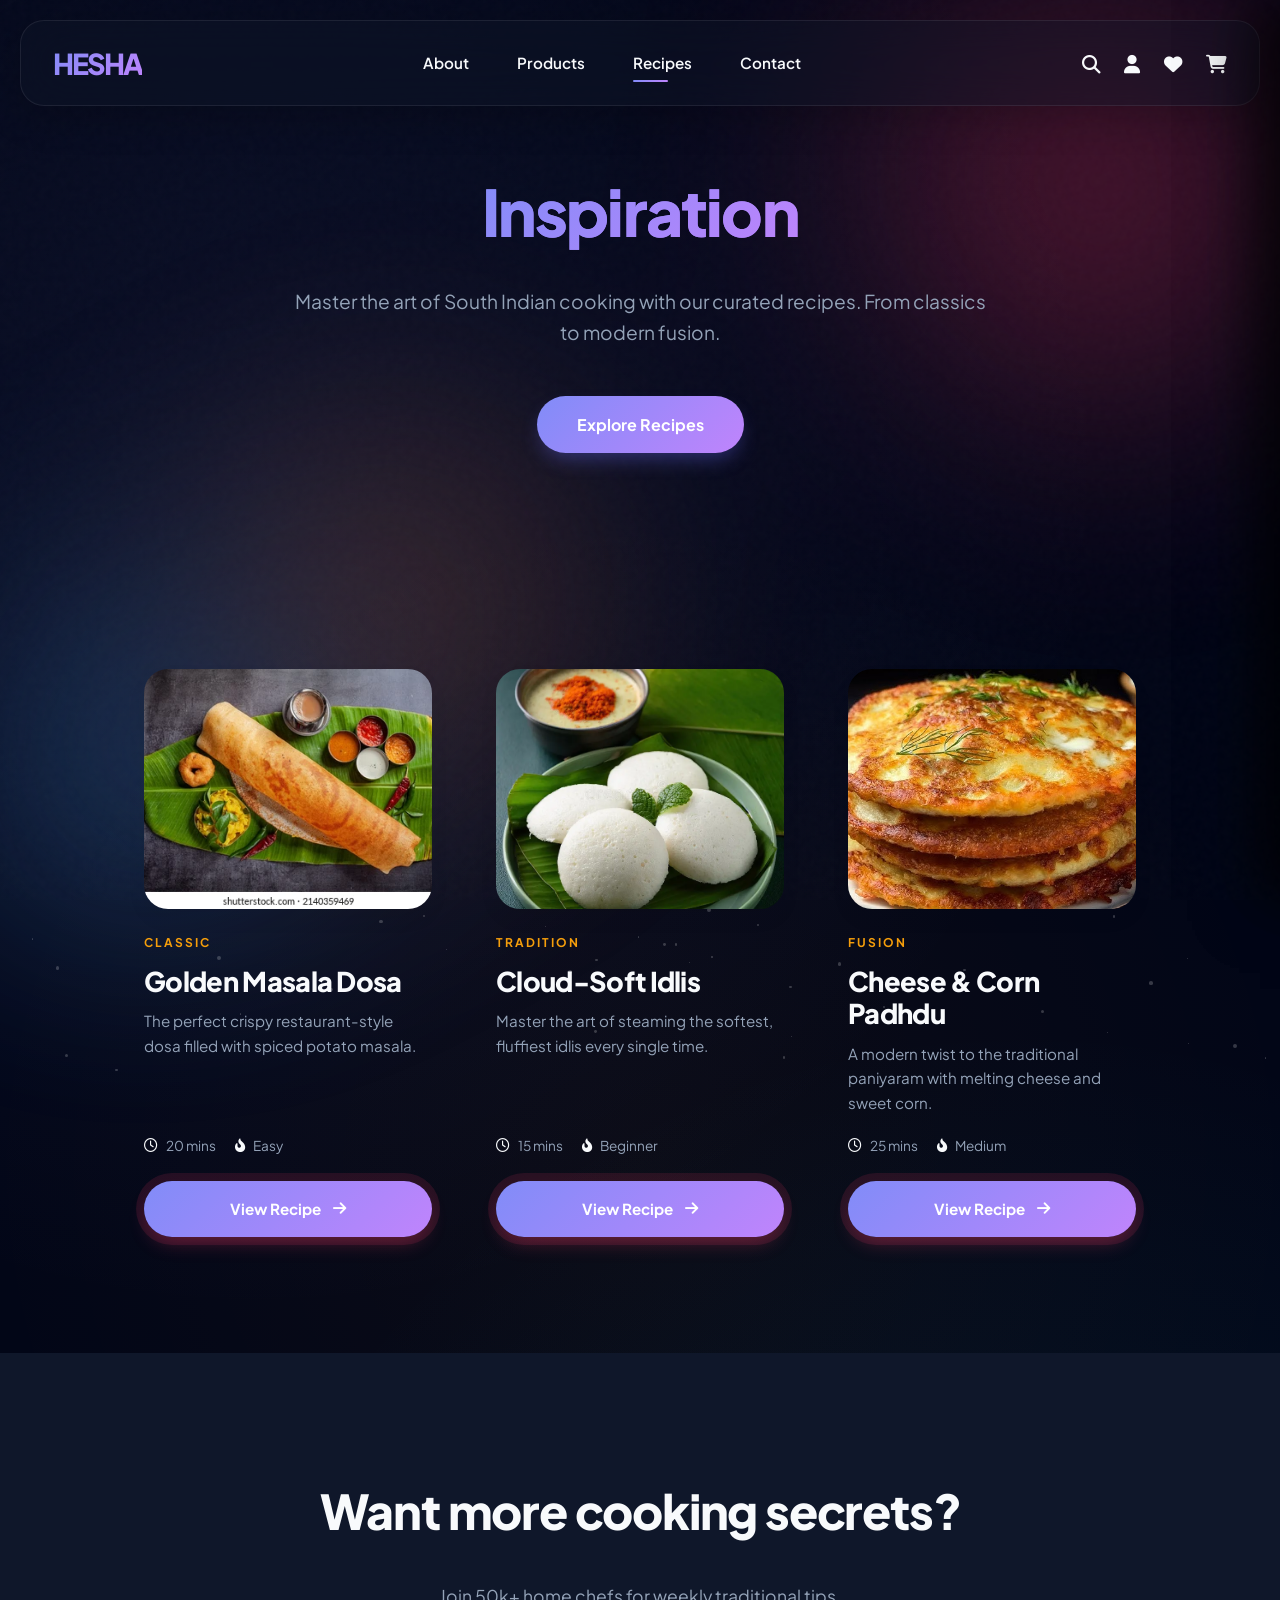
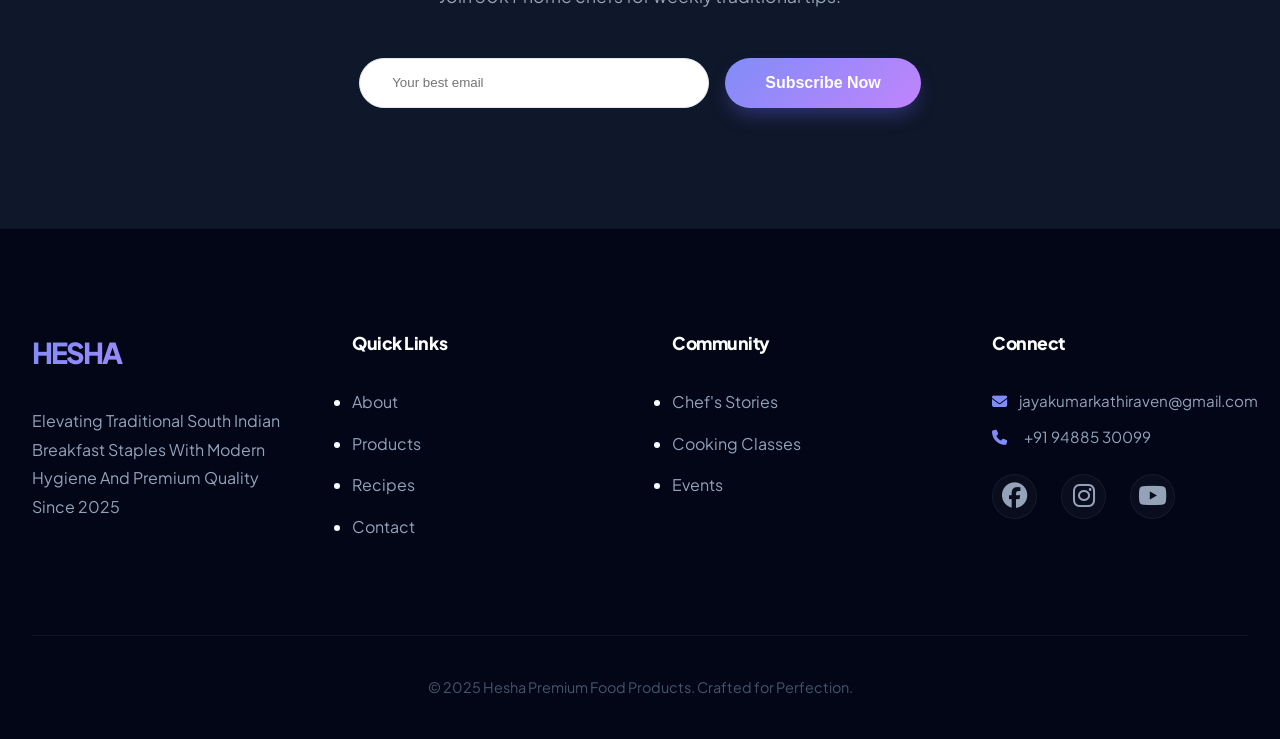
<file: recipes.html>
<!DOCTYPE html>
<html lang="en">

<head>
    <meta charset="UTF-8">
    <meta name="viewport" content="width=device-width, initial-scale=1.0">
    <title>Our Recipes | Hesha Premium</title>
    <link rel="stylesheet" href="style.css">
    <link rel="stylesheet" href="https://cdnjs.cloudflare.com/ajax/libs/font-awesome/6.4.0/css/all.min.css">
    <link rel="icon" href="logo.png" type="image/png">
    <style>
        #dynamic-food {
            display: inline-block;
            min-width: 250px;
            transition: all 0.5s cubic-bezier(0.68, -0.55, 0.27, 1.55);
            background: var(--grad-primary);
            -webkit-background-clip: text;
            background-clip: text;
            -webkit-text-fill-color: transparent;
            font-weight: 800;
        }

        .text-hidden {
            opacity: 0;
            transform: translateY(20px) scale(0.8);
        }

        .text-visible {
            opacity: 1;
            transform: translateY(0) scale(1);
        }
    </style>
</head>

<body>
    <div class="bg-blobs">
        <div class="blob blob-1"></div>
        <div class="blob blob-2"></div>
        <div class="blob blob-3"></div>
    </div>

    <header id="main-header">
        <div class="container nav-content">
            <div class="logo"><a href="index.html" style="color: inherit; text-decoration: none;">HESHA</a></div>
            <nav class="nav-links">
                <a href="about.html">About</a>
                <a href="index.html#products">Products</a>
                <a href="recipes.html" class="active">Recipes</a>
                <a href="contact.html">Contact</a>
            </nav>
            <div class="nav-icons">
                <a href="javascript:void(0)" id="search-btn"><i class="fa-solid fa-magnifying-glass"></i></a>
                <a href="login.html"><i class="fa-solid fa-user"></i></a>
                <a href="javascript:void(0)" id="wishlist-btn">
                    <i class="fa-solid fa-heart"></i>
                    <span id="wishlist-count" class="cart-count-badge">0</span>
                </a>
                <a href="javascript:void(0)" id="cart-btn">
                    <i class="fa-solid fa-cart-shopping"></i>
                    <span id="cart-count" class="cart-count-badge">0</span>
                </a>
            </div>
        </div>
    </header>

    <main>
        <!-- Recipes Hero -->
        <section class="page-hero">
            <div class="container">
                <h1><span id="dynamic-food">Inspiration</span></h1>
                <p style="max-width: 700px; margin: 0 auto; color: var(--text-muted); font-size: 1.2rem;">
                    Master the art of South Indian cooking with our curated recipes. From classics to modern fusion.
                </p>
                <div style="margin-top: 3rem;">
                    <a href="#explore" class="btn btn-primary">Explore Recipes</a>
                </div>
            </div>
        </section>

        <!-- Recipes Grid -->
        <section class="recipes-grid" style="padding: 100px 0;">
            <div class="container">
                <div class="product-grid">
                    <!-- Recipe 1 -->
                    <div class="recipe-card">
                        <div class="product-img">

                            <img src="Golden Masala Dosa.png" alt="Golden Masala Dosa">
                        </div>
                        <span class="category">Classic</span>
                        <h3>Golden Masala Dosa</h3>
                        <p>The perfect crispy restaurant-style dosa filled with spiced potato masala.</p>
                        <div class="recipe-details">
                            <span><i class="fa-regular fa-clock"></i> 20 mins</span>
                            <span><i class="fa-solid fa-fire-flame-curved"></i> Easy</span>
                        </div>
                        <a href="https://en.wikipedia.org/wiki/Masala_dosa" class="btn-recipe">View Recipe<i
                                class="fa-solid fa-arrow-right"></i></a>
                    </div>

                    <!-- Recipe 2 -->
                    <div class="recipe-card">
                        <div class="product-img">

                            <img src="Cloud-Soft Idlis.png" alt="Cloud-Soft Idlis">
                        </div>
                        <span class="category">Tradition</span>
                        <h3>Cloud-Soft Idlis</h3>
                        <p>Master the art of steaming the softest, fluffiest idlis every single time.</p>
                        <div class="recipe-details">
                            <span><i class="fa-regular fa-clock"></i> 15 mins</span>
                            <span><i class="fa-solid fa-fire-flame-curved"></i> Beginner</span>
                        </div>
                        <a href="https://en.wikipedia.org/wiki/Idli" class="btn-recipe">View Recipe<i
                                class="fa-solid fa-arrow-right"></i></a>
                    </div>

                    <!-- Recipe 3 -->
                    <div class="recipe-card">
                        <div class="product-img">

                            <img src="Cheese & Corn Padhdu.png" alt="Cheese & Corn Padhdu">
                        </div>
                        <span class="category">Fusion</span>
                        <h3>Cheese & Corn Padhdu</h3>
                        <p>A modern twist to the traditional paniyaram with melting cheese and sweet corn.</p>
                        <div class="recipe-details">
                            <span><i class="fa-regular fa-clock"></i> 25 mins</span>
                            <span><i class="fa-solid fa-fire-flame-curved"></i> Medium</span>
                        </div>
                        <a href="https://en.wikipedia.org/wiki/Paddu" class="btn-recipe">View Recipe <i
                                class="fa-solid fa-arrow-right"></i></a>
                    </div>
                </div>
            </div>
        </section>

        <!-- Newsletter Section -->
        <section class="recipe-cta" style="padding: 120px 0; background: var(--bg-surface); text-align: center;">
            <div class="container">
                <h2 style="font-size: 3rem; color: var(--text-main); margin-bottom: 2rem;">Want more <span>cooking
                        secrets?</span></h2>
                <p style="color: var(--text-muted); margin-bottom: 3rem; font-size: 1.1rem;">Join 50k+ home chefs for
                    weekly traditional tips.</p>
                <div style="display: flex; justify-content: center; gap: 1rem; flex-wrap: wrap;">
                    <input type="email" placeholder="Your best email"
                        style="padding: 1rem 2rem; border-radius: var(--radius-full); border: 1px solid #E2E8F0; width: 350px;">
                    <button class="btn btn-primary">Subscribe Now</button>
                </div>
            </div>
        </section>
    </main>

    <footer>
        <div class="container">
            <div style="display: grid; grid-template-columns: repeat(auto-fit, minmax(250px, 1fr)); gap: 4rem;">
                <div>
                    <h3 class="logo">HESHA</h3>
                    <p>Elevating Traditional South Indian Breakfast Staples With Modern Hygiene And Premium Quality
                        Since 2025</p>
                </div>
                <div>
                    <h4>Quick Links</h4>
                    <ul>
                        <li><a href="about.html">About</a></li>
                        <li><a href="index.html#products">Products</a></li>
                        <li><a href="recipes.html">Recipes</a></li>
                        <li><a href="contact.html">Contact</a></li>
                    </ul>
                </div>
                <div>
                    <h4>Community</h4>
                    <ul>
                        <li><a
                                href="https://youtube.com/playlist?list=PLnVs4jmXLzHNz-UHF-66CwO5YtmdfJBPj&si=cJKlGyLuTCYO6b1y">Chef's
                                Stories</a></li>
                        <li><a
                                href="https://www.google.com/search?q=Cooking+Classes&oq=Cooking+Classes&gs_lcrp=EgZjaHJvbWUyEggAEEUYORiDARixAxjJAxiABDINCAEQABiSAxiABBiKBTINCAIQABiSAxiABBiKBTIHCAMQABiABDIHCAQQABiABDIHCAUQABiABDIHCAYQABiABDIHCAcQABiABDIHCAgQABiABDIHCAkQABiPAtIBBzk4MmowajeoAgCwAgA&sourceid=chrome&ie=UTF-8">Cooking
                                Classes</a></li>
                        <li><a href="#">Events</a></li>
                    </ul>
                </div>
                <div>
                    <h4>Connect</h4>
                    <ul class="footer-contact">
                        <li><i class="fa-solid fa-envelope"></i> <a
                                href="mailto:jayakumarkathiraven@gmail.com">jayakumarkathiraven@gmail.com</a></li>
                        <li><i class="fa-solid fa-phone"></i> <a href="tel:+919488530099">+91 94885 30099</a></li>
                    </ul>
                    <div class="footer-socials" style="margin-top: 1.5rem;">
                        <a href="" class="facebook"><i class="fa-brands fa-facebook"></i></a>
                        <a href="#" class="instagram"><i class="fa-brands fa-instagram"></i></a>
                        <a href="https://youtube.com/@valluvan_thoughts?si=V2TVyJ8rAOXNV5lI" class="youtube"><i
                                class="fa-brands fa-youtube"></i></a>
                    </div>
                </div>
            </div>
            <div class="footer-bottom">
                &copy; 2025 Hesha Premium Food Products. Crafted for Perfection.
            </div>
        </div>
    </footer>



    <script>
        // Dynamic Food Text Animation
        const foodWords = ["Cloud-Soft Idlis", "Golden Masala Dosa", "Cheese & Corn Padhdu", "Batter Based"];
        let currentIndex = 0;
        const dynamicText = document.getElementById('dynamic-food');

        function updateFoodText() {
            dynamicText.classList.remove('text-visible');
            dynamicText.classList.add('text-hidden');

            setTimeout(() => {
                currentIndex = (currentIndex + 1) % foodWords.length;
                dynamicText.textContent = foodWords[currentIndex];
                dynamicText.classList.remove('text-hidden');
                dynamicText.classList.add('text-visible');
            }, 500);
        }

        setInterval(updateFoodText, 2500); // Changed to 2.5s for smoother transition flow (0.5s hide + 2s show)
    </script>
    <script src="main.js"></script>
</body>

</html>
</file>
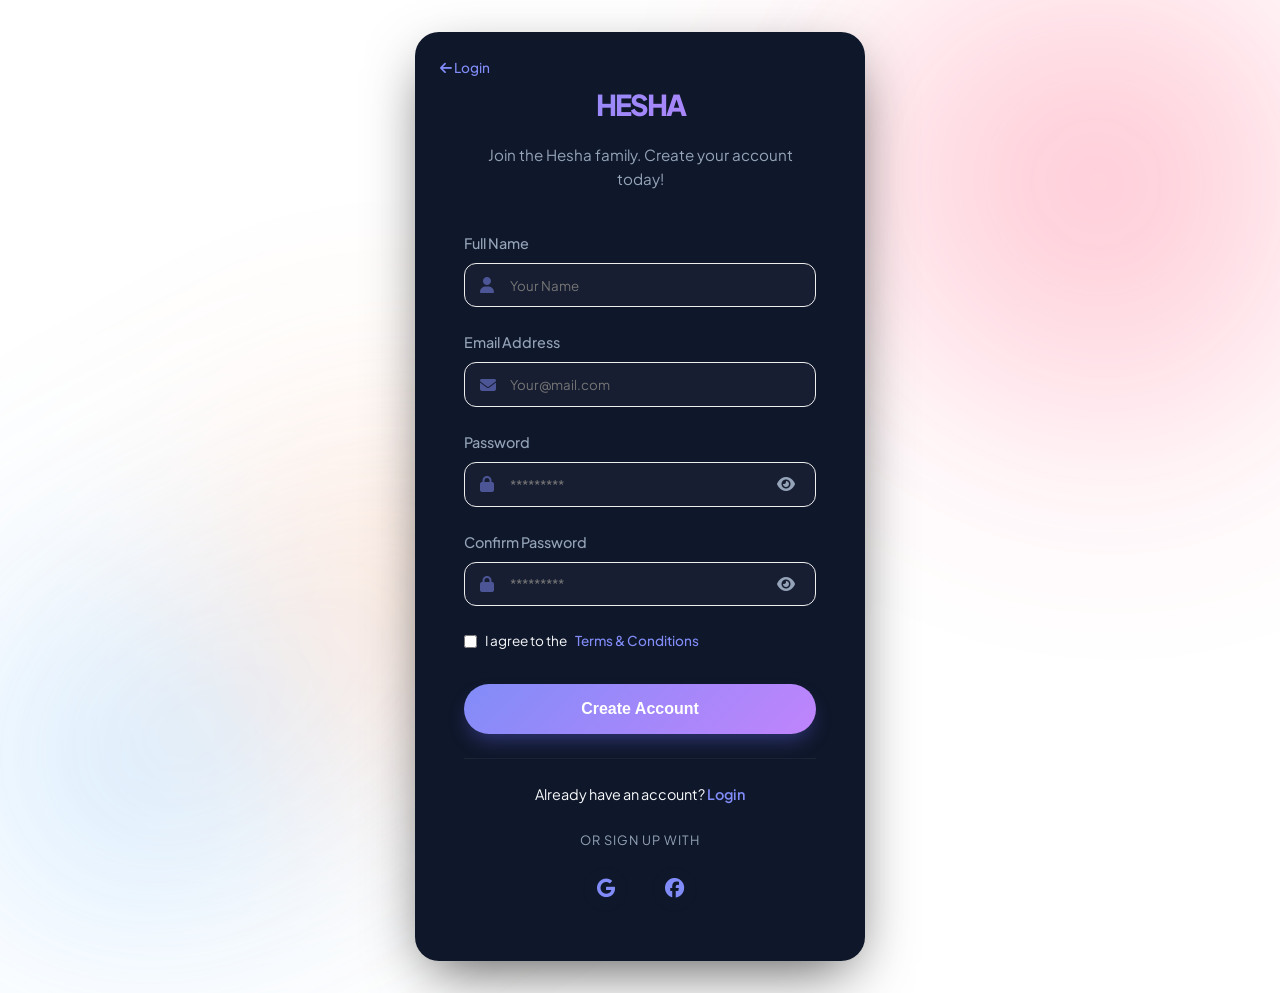
<file: signup.html>
<!DOCTYPE html>
<html lang="en">

<head>
    <meta charset="UTF-8">
    <meta name="viewport" content="width=device-width, initial-scale=1.0">
    <title>Create Account | Hesha Premium</title>
    <link rel="stylesheet" href="style.css">
    <link rel="stylesheet" href="https://cdnjs.cloudflare.com/ajax/libs/font-awesome/6.4.0/css/all.min.css">
     <link rel="icon" href="logo.png" type="image/png">
</head>

<body class="login-body">
    <div class="bg-blobs">
        <div class="blob blob-1"></div>
        <div class="blob blob-2"></div>
        <div class="blob blob-3"></div>
    </div>

    <div class="login-container">
        <div class="login-card">
            <div class="login-header">
                <a href="login.html" class="back-home"><i class="fa-solid fa-arrow-left"></i> Login</a>
                <h1 class="logo">HESHA</h1>
                <p>Join the Hesha family. Create your account today!</p>
            </div>

            <form class="signup-form">
                <div class="form-group">
                    <label for="fullname">Full Name</label>
                    <div class="input-wrapper">
                        <i class="fa-solid fa-user"></i>
                        <input type="text" id="fullname" placeholder="Your Name" required>
                    </div>
                </div>

                <div class="form-group">
                    <label for="email">Email Address</label>
                    <div class="input-wrapper">
                        <i class="fa-solid fa-envelope"></i>
                        <input type="email" id="email" placeholder="Your@mail.com" required>
                    </div>
                </div>

                <div class="form-group">
                    <label for="password">Password</label>
                    <div class="input-wrapper">
                        <i class="fa-solid fa-lock"></i>
                        <input type="password" id="password" placeholder="*********" required>
                        <i class="fa-solid fa-eye password-toggle" title="Show Password"></i>
                    </div>
                </div>

                <div class="form-group">
                    <label for="confirm-password">Confirm Password</label>
                    <div class="input-wrapper">
                        <i class="fa-solid fa-lock"></i>
                        <input type="password" id="confirm-password" placeholder="*********" required>
                        <i class="fa-solid fa-eye password-toggle" title="Show Password"></i>
                    </div>
                </div>

                <div class="form-options">
                    <label class="checkbox-container">
                        <input type="checkbox" required>
                        I agree to the <a href="#"
                            style="color: var(--primary); font-weight: 500; font-size: inherit;">Terms & Conditions</a>
                    </label>
                </div>

                <button type="submit" class="btn btn-primary login-btn">Create Account</button>
            </form>

            <div class="login-footer">
                <p>Already have an account? <a href="login.html">Login</a></p>

                <div class="social-login">
                    <span>Or sign up with</span>
                    <div class="social-icons">
                        <a href="#"><i class="fa-brands fa-google"></i></a>
                        <a href="#"><i class="fa-brands fa-facebook"></i></a>
                    </div>
                </div>
            </div>
        </div>
    </div>

    <script>
        const API_BASE_URL = 'http://127.0.0.1:8000/api';

        document.querySelector('.signup-form').addEventListener('submit', async function (e) {
            e.preventDefault();

            const name = document.getElementById('fullname').value;
            const email = document.getElementById('email').value;
            const password = document.getElementById('password').value;
            const confirmPassword = document.getElementById('confirm-password').value;

            if (password !== confirmPassword) {
                alert('Passwords do not match!');
                return;
            }

            try {
                const response = await fetch(`${API_BASE_URL}/signup`, {
                    method: 'POST',
                    headers: { 'Content-Type': 'application/json' },
                    body: JSON.stringify({ name, email, password })
                });

                const result = await response.json();

                if (response.ok) {
                    alert('Account created successfully! Welcome to Hesha.');
                    // Automatically log them in or redirect to login
                    window.location.href = 'login.html';
                } else {
                    alert('Signup Error: ' + (result.detail || 'Something went wrong'));
                }
            } catch (error) {
                console.error('Network Error:', error);
                alert('Connection to backend failed. Make sure the server is running.');
            }
        });
    </script>
    <script src="main.js"></script>
</body>

</html>
</file>
<file: style.css>
@import url('https://fonts.googleapis.com/css2?family=Plus+Jakarta+Sans:wght@300;400;500;600;700;800&family=Outfit:wght@400;700&display=swap');

:root {
    /* Midnight Nebula Dark Theme - Deep, Immersive & Premium */
    --primary: #818cf8;
    /* Electric Indigo */
    --primary-dark: #4f46e5;
    --primary-light: #312e81;
    /* Deep Indigo Shimmer */
    --accent: #f59e0b;
    /* Golden Amber */
    --accent-glow: rgba(245, 158, 11, 0.5);

    --secondary: #2dd4bf;
    /* Neon Teal */
    --vibrant-cyan: #22d3ee;

    --bg-main: #020617;
    /* Slate 950 */
    --bg-surface: #0f172a;
    /* Slate 900 */
    --bg-sidebar: #020617;

    --text-main: #f8fafc;
    /* Slate 50 */
    --text-muted: #94a3b8;
    /* Slate 400 */
    --white: #ffffff;

    /* Live Animated Neon Gradients */
    --grad-primary: linear-gradient(135deg, #818cf8 0%, #c084fc 100%);
    --grad-accent: linear-gradient(135deg, #f59e0b 0%, #fbbf24 100%);
    --grad-combined: linear-gradient(135deg, #818cf8 0%, #22d3ee 100%);
    --grad-dark: linear-gradient(180deg, #020617 0%, #0f172a 100%);
    --grad-glow: linear-gradient(135deg, rgba(129, 140, 248, 0.3) 0%, rgba(34, 211, 238, 0.3) 100%);

    --shadow-soft: 0 10px 40px -10px rgba(0, 0, 0, 0.5);
    --shadow-strong: 0 20px 60px -15px rgba(0, 0, 0, 0.7);
    --transition: all 0.6s cubic-bezier(0.16, 1, 0.3, 1);
    --radius-full: 9999px;
    --radius-xl: 40px;
    --radius-lg: 24px;
    --radius-sm: 12px;
}

* {
    margin: 0;
    padding: 0;
    box-sizing: border-box;
}

body {
    font-family: 'Plus Jakarta Sans', sans-serif;
    background-color: var(--bg-main);
    background-image:
        radial-gradient(circle at 20% 20%, rgba(129, 140, 248, 0.08) 0%, transparent 40%),
        radial-gradient(circle at 80% 80%, rgba(34, 211, 238, 0.08) 0%, transparent 40%),
        radial-gradient(circle at 50% 50%, rgba(245, 158, 11, 0.04) 0%, transparent 50%);
    color: var(--text-main);
    line-height: 1.6;
    overflow-x: hidden;
    min-height: 100vh;
}

/* --- Live Animated Background Blobs --- */
.bg-blobs {
    position: fixed;
    top: 0;
    left: 0;
    width: 100%;
    height: 100%;
    z-index: -1;
    overflow: hidden;
    filter: blur(120px);
    opacity: 0.8;
}

.blob {
    position: absolute;
    width: 65vw;
    height: 65vw;
    border-radius: var(--radius-full);
}

.blob-1 {
    background: rgba(129, 140, 248, 0.3);
    top: -10%;
    right: -5%;
    animation: move-blobs 40s infinite alternate ease-in-out;
}

.blob-2 {
    background: rgba(34, 211, 238, 0.2);
    bottom: -10%;
    left: -5%;
    animation: move-blobs 45s infinite alternate-reverse ease-in-out;
}

.blob-3 {
    background: rgba(245, 158, 11, 0.15);
    top: 40%;
    left: 30%;
    width: 45vw;
    height: 45vw;
    animation: rotate-blobs 25s infinite linear;
}

/* Floating Particles (Movable Live Elements) */
.particle-field {
    position: fixed;
    top: 0;
    left: 0;
    width: 100%;
    height: 100%;
    z-index: -1;
    pointer-events: none;
}

.particle {
    position: absolute;
    background: var(--white);
    border-radius: 50%;
    opacity: 0.2;
    animation: float-particle var(--duration) infinite linear;
}

@keyframes float-particle {
    0% {
        transform: translateY(0) translateX(0);
        opacity: 0;
    }

    20% {
        opacity: 0.4;
    }

    80% {
        opacity: 0.4;
    }

    100% {
        transform: translateY(-100vh) translateX(20px);
        opacity: 0;
    }
}

@keyframes move-blobs {
    0% {
        transform: translate(0, 0) scale(1.1);
    }

    50% {
        transform: translate(100px, 50px) scale(0.9);
    }

    100% {
        transform: translate(-50px, 120px) scale(1.05);
    }
}

@keyframes rotate-blobs {
    from {
        transform: rotate(0deg) translate(0, 0);
    }

    to {
        transform: rotate(360deg) translate(20px, 20px);
    }
}

/* --- Grainy Texture Overlay --- */
.bg-grain {
    position: fixed;
    top: 0;
    left: 0;
    width: 100%;
    height: 100%;
    z-index: -1;
    pointer-events: none;
    opacity: 0.02;
    background-image: url("data:image/svg+xml,%3Csvg viewBox='0 0 200 200' xmlns='http://www.w3.org/2000/svg'%3E%3Cfilter id='noiseFilter'%3E%3CfeTurbulence type='fractalNoise' baseFrequency='0.65' numOctaves='3' stitchTiles='stitch'/%3E%3C/filter%3E%3Crect width='100%25' height='100%25' filter='url(%23noiseFilter)'/%3E%3C/svg%3E");
}

/* Glassmorphism Enhancements */
.glass-card {
    background: rgba(255, 255, 255, 0.4);
    backdrop-filter: blur(12px);
    -webkit-backdrop-filter: blur(12px);
    border: 1px solid rgba(255, 255, 255, 0.3);
}


h1,
h2,
h3,
h4 {
    font-family: 'Plus Jakarta Sans', sans-serif;
    font-weight: 800;
    letter-spacing: -0.025em;
}

a {
    text-decoration: none;
    transition: var(--transition);
}

.container {
    max-width: 1350px;
    margin: 0 auto;
    padding: 0 2rem;
}

.page-hero {
    padding: 160px 0 100px;
    text-align: center;
    background: transparent;
    position: relative;
    overflow: hidden;
}

.page-hero h1 {
    font-size: 4rem;
    margin-bottom: 1.5rem;
    background: var(--grad-primary);
    -webkit-background-clip: text;
    background-clip: text;
    -webkit-text-fill-color: transparent;
}

/* --- Navigation --- */
header {
    position: fixed;
    top: 20px;
    left: 50%;
    transform: translateX(-50%);
    width: calc(100% - 40px);
    max-width: 1300px;
    background: rgba(15, 23, 42, 0.4);
    backdrop-filter: blur(25px);
    -webkit-backdrop-filter: blur(25px);
    border: 1px solid rgba(255, 255, 255, 0.08);
    border-radius: var(--radius-lg);
    z-index: 10;
    padding: 1.2rem 0;
    box-shadow: 0 10px 40px rgba(0, 0, 0, 0.2);
    transition: var(--transition);
}

header.scrolled {
    top: 0;
    width: 100%;
    border-radius: 0;
    background: transparent;
    backdrop-filter: blur(20px);
    -webkit-backdrop-filter: blur(20px);
    padding: 0.8rem 0;
    box-shadow: 0 4px 30px rgba(0, 0, 0, 0.05);
    border-bottom: 1px solid rgba(255, 255, 255, 0.1);
}

/* header.scrolled .nav-links a,
header.scrolled .nav-icons a {
    color: white;
    text-shadow: 0 2px 10px rgba(0, 0, 0, 0.1);
} */

header.scrolled .nav-links a:hover,
header.scrolled .nav-icons a:hover {
    color: var(--primary-light);
}

.nav-content {
    display: flex;
    justify-content: space-between;
    align-items: center;
    color: var(--primary);
}

.logo {
    font-size: 1.8rem;
    font-weight: 800;
    background: var(--grad-primary);
    -webkit-background-clip: text;
    background-clip: text;
    -webkit-text-fill-color: transparent;
    letter-spacing: -2px;
    transition: var(--transition);
}

.logo:hover {
    transform: scale(1.05);
    filter: brightness(1.1);
}

.nav-links {
    display: flex;
    gap: 3rem;
}

.nav-links a {
    color: var(--text-main);
    font-weight: 600;
    font-size: 0.95rem;
    position: relative;
    padding: 0.4rem 0;
}

.nav-links a::after {
    content: '';
    position: absolute;
    bottom: 0;
    left: 0;
    width: 0;
    height: 2px;
    background: var(--grad-primary);
    transition: var(--transition);
    border-radius: var(--radius-full);
}

.nav-links a:hover {
    color: var(--primary);
}

.nav-links a:hover::after {
    width: 100%;
}

.nav-links a.active::after {
    width: 60%;
}

/* --- Live Elements: Floating Background Shapes --- */
.bg-blobs {
    position: fixed;
    top: 0;
    left: 0;
    width: 100%;
    height: 100%;
    z-index: -1;
    overflow: hidden;
    pointer-events: none;
}

.blob {
    position: absolute;
    border-radius: 50%;
    filter: blur(80px);
    opacity: 0.4;
    animation: float 20s infinite alternate cubic-bezier(0.45, 0, 0.55, 1);
}

.blob-1 {
    width: 500px;
    height: 500px;
    background: #FF3D68;
    top: -100px;
    right: -100px;
}

.blob-2 {
    width: 400px;
    height: 400px;
    background: #4FACFE;
    bottom: -100px;
    left: -100px;
    animation-delay: -5s;
}

.blob-3 {
    width: 300px;
    height: 300px;
    background: #FF8E53;
    top: 50%;
    left: 20%;
    animation-delay: -10s;
}

@keyframes float {
    0% {
        transform: translate(0, 0) scale(1) rotate(0deg);
    }

    33% {
        transform: translate(100px, 50px) scale(1.1) rotate(120deg);
    }

    66% {
        transform: translate(-50px, 150px) scale(0.9) rotate(240deg);
    }

    100% {
        transform: translate(0, 0) scale(1) rotate(360deg);
    }
}

.nav-icons {
    display: flex;
    gap: 1.5rem;
    align-items: center;
}

.nav-icons a {
    color: var(--text-main);
    font-size: 1.15rem;
    position: relative;
    transition: var(--transition);
}

.nav-icons a:hover {
    color: var(--primary);
    transform: translateY(-2px);
}

/* --- Hero Section --- */
.hero {
    min-height: 100vh;
    display: flex;
    align-items: center;
    background: radial-gradient(circle at 75% 35%, rgba(129, 140, 248, 0.1) 0%, var(--bg-main) 100%);
    padding-top: 120px;
}

.hero-content {
    flex: 1;
    padding-right: 2rem;
}

.hero h1 {
    font-size: 5rem;
    line-height: 0.95;
    margin-bottom: 2rem;
    color: var(--text-main);
}

.hero h1 span {
    background: var(--grad-primary);
    -webkit-background-clip: text;
    background-clip: text;
    -webkit-text-fill-color: transparent;
    animation: gradientShift 5s infinite alternate;
    background-size: 200% auto;
}

@keyframes gradientShift {
    0% {
        background-position: 0% 50%;
    }

    100% {
        background-position: 100% 50%;
    }
}

.hero p {
    font-size: 1.2rem;
    color: var(--text-muted);
    max-width: 550px;
    margin-bottom: 3rem;
}

.hero-btns {
    display: flex;
    gap: 1.5rem;
}

.btn {
    padding: 1rem 2.5rem;
    border-radius: var(--radius-full);
    font-weight: 700;
    font-size: 1rem;
    cursor: pointer;
    transition: var(--transition);
    border: none;
    display: inline-flex;
    align-items: center;
    justify-content: center;
}

.btn-primary {
    background: var(--grad-primary);
    color: var(--white);
    box-shadow: 0 10px 20px -5px rgba(99, 102, 241, 0.4);
}

.btn-primary:hover {
    transform: translateY(-3px) scale(1.05);
    box-shadow: 0 15px 30px -5px rgba(99, 102, 241, 0.5);
    background: var(--grad-combined);
}

.btn-secondary {
    background: var(--primary-light);
    color: var(--primary);
    transition: var(--transition);
}

.btn-secondary:hover {
    background: var(--primary);
    color: var(--white);
    transform: translateY(-3px);
    box-shadow: 0 10px 25px -5px rgba(99, 102, 241, 0.4);
}

.btn i {
    transition: transform 0.3s cubic-bezier(0.4, 0, 0.2, 1);
}

.btn:hover i {
    transform: translateX(5px);
}

.btn-primary {
    animation: pulse 3s infinite;
}

@keyframes pulse {
    0% {
        box-shadow: 0 0 0 0 rgba(99, 102, 241, 0.4);
    }

    70% {
        box-shadow: 0 0 0 15px rgba(99, 102, 241, 0);
    }

    100% {
        box-shadow: 0 0 0 0 rgba(99, 102, 241, 0);
    }
}

.floating {
    animation: floatingHero 4s ease-in-out infinite;
}

@keyframes floatingHero {
    0% {
        transform: translateY(0px);
    }

    50% {
        transform: translateY(-20px);
    }

    100% {
        transform: translateY(0px);
    }
}

/* Specific size for card buttons */
.product-info .btn {
    padding: 0.8rem 1.8rem;
    font-size: 0.9rem;
}

.hero-image {
    flex: 1;
    position: relative;
}

.hero-image img {
    width: 100%;
    height: 600px;
    object-fit: cover;
    border-radius: var(--radius-xl);
    box-shadow: var(--shadow-strong);
}

.hero-image::after {
    content: '';
    position: absolute;
    bottom: -20px;
    right: -20px;
    width: 200px;
    height: 200px;
    background: var(--accent);
    border-radius: var(--radius-xl);
    z-index: -1;
    opacity: 0.2;
}

/* --- Value Bar --- */
.value-bar {
    padding: 3.5rem 0;
    margin-top: -60px;
    position: relative;
    z-index: 10;
}

.value-items {
    background: var(--bg-surface);
    padding: 2rem 4rem;
    border-radius: var(--radius-full);
    display: flex;
    justify-content: space-between;
    box-shadow: var(--shadow-strong);
    border: 1px solid rgba(255, 255, 255, 0.05);
}

.value-item {
    text-align: center;
    flex: 1;
}

.value-item:not(:last-child) {
    border-right: 1px solid rgba(255, 255, 255, 0.1);
}

.value-item h3 {
    font-size: 2.5rem;
    background: var(--grad-primary);
    -webkit-background-clip: text;
    background-clip: text;
    -webkit-text-fill-color: transparent;
    font-weight: 900;
}

.value-item p {
    font-size: 0.85rem;
    color: var(--text-muted);
    text-transform: uppercase;
    font-weight: 700;
    letter-spacing: 1px;
}

/* --- Products Section --- */
.products {
    padding: 100px 0;
}

.section-header {
    text-align: center;
    margin-bottom: 5rem;
}

.section-header h2 {
    font-size: 3.5rem;
    color: var(--text-main);
}

.section-header h2 span {
    background: var(--grad-primary);
    -webkit-background-clip: text;
    background-clip: text;
    -webkit-text-fill-color: transparent;
}

.product-grid {
    display: grid;
    grid-template-columns: repeat(auto-fit, minmax(260px, 320px));
    gap: 2rem;
    justify-content: center;
}

.product-card {
    border-radius: var(--radius-xl);
    padding: 1.5rem;
    transition: all 0.5s cubic-bezier(0.4, 0, 0.2, 1);
    border: 1px solid transparent;
    display: flex;
    flex-direction: column;
    height: 100%;
    background: transparent;
}

.product-card:hover {
    background: var(--bg-surface);
    border-color: rgba(129, 140, 248, 0.2);
    box-shadow: 0 30px 60px -12px rgba(0, 0, 0, 0.5);
    transform: translateY(-10px) scale(1.02);
}

/* Add a subtle glow behind cards on hover */
.product-card::before {
    content: '';
    position: absolute;
    top: 0;
    left: 0;
    right: 0;
    bottom: 0;
    background: var(--grad-primary);
    filter: blur(40px);
    opacity: 0;
    z-index: -1;
    transition: var(--transition);
    border-radius: var(--radius-xl);
}

.product-card:hover::before {
    opacity: 0.1;
}

.product-img {
    height: 260px;
    border-radius: var(--radius-lg);
    position: relative;
    overflow: hidden;
    background: transparent;
    transition: var(--transition);
    display: flex;
    align-items: center;
    justify-content: center;
    margin-bottom: 1.5rem;
    flex-shrink: 0;
}

.product-img::before {
    content: '';
    position: absolute;
    width: 80%;
    height: 60%;
    background-image: url('Leaf.png');
    background-size: contain;
    background-position: center;
    background-repeat: no-repeat;
    opacity: 0;
    transform: scaleX(0.2) scaleY(0.1);
    transition: all 0.6s cubic-bezier(0.34, 1.56, 0.64, 1);
    z-index: 0;
    filter: brightness(0.9) saturate(1.1);
}

.product-card:hover .product-img::before {
    opacity: 1;
    transform: scaleX(1.8) scaleY(1.4);
}

.product-img img {
    width: 100%;
    height: 100%;
    object-fit: contain;
    transition: all 0.6s cubic-bezier(0.34, 1.56, 0.64, 1);
    position: absolute;
    top: 0;
    left: 0;
    z-index: 1;
    padding: 0;
    margin: 0;
}

.product-img .back-img {
    opacity: 0;
}

.product-img .front-img {
    opacity: 1;
}

/* Hover Effects */
.product-card:hover .product-img img {
    transform: translateY(-10px) scale(0.9);
}

.product-card:hover .product-img .front-img {
    opacity: 0;
}

.product-card:hover .product-img .back-img {
    opacity: 1;
}

.product-info {
    display: flex;
    flex-direction: column;
    flex: 1;
}

.product-card .btn-primary {
    background: var(--grad-primary);
    border-radius: 50px;
    padding: 1rem 2rem;
    font-weight: 700;
    width: 100%;
    border: none;
    color: white;
    cursor: pointer;
    transition: var(--transition);
    box-shadow: 0 0 0 8px rgba(255, 61, 104, 0.12), 0 10px 20px -5px rgba(255, 61, 104, 0.3);
    margin-top: auto;
}

.product-card .btn-primary:hover {
    background: var(--primary-dark);
    box-shadow: 0 15px 30px -5px rgba(251, 113, 133, 0.4);
}

/* --- Recipe Page Specific Card Styles --- */
.recipe-card {
    border-radius: var(--radius-xl);
    padding: 1rem;
    background: transparent;
    transition: var(--transition);
    display: flex;
    flex-direction: column;
    height: 100%;
    text-align: left;
}

.recipe-card:hover {
    background: rgba(15, 23, 42, 0.7);
    backdrop-filter: blur(15px);
    box-shadow: var(--shadow-strong);
    transform: translateY(-8px);
    border: 1px solid rgba(255, 255, 255, 0.1);
}

.recipe-card .product-img {
    height: 240px;
    margin-bottom: 1.5rem;
    border-radius: var(--radius-lg);
    overflow: hidden;
    box-shadow: 0 10px 20px rgba(0, 0, 0, 0.05);
}

.recipe-card .product-img img {
    width: 100%;
    height: 100%;
    object-fit: cover;
    transition: var(--transition);
}

.recipe-card:hover .product-img img {
    transform: scale(1.05);
}

.recipe-card .category {
    color: var(--accent);
    font-size: 0.75rem;
    font-weight: 700;
    text-transform: uppercase;
    letter-spacing: 2px;
    margin-bottom: 0.75rem;
    display: block;
}

.recipe-card h3 {
    font-size: 1.7rem;
    color: var(--text-main);
    margin-bottom: 0.75rem;
    font-weight: 800;
    line-height: 1.2;
}

.recipe-card p {
    font-size: 0.95rem;
    color: var(--text-muted);
    line-height: 1.6;
    margin-bottom: 1.25rem;
    flex: 1;
    /* Pushes content below to bottom */
}

.recipe-details {
    display: flex;
    gap: 1.2rem;
    font-size: 0.85rem;
    color: var(--text-muted);
    margin-bottom: 1.5rem;
}

.recipe-details span {
    display: flex;
    align-items: center;
    gap: 0.5rem;
}

.recipe-details i {
    color: var(--text-main);
}

.btn-recipe {
    background: var(--grad-primary);
    color: white;
    padding: 1rem 2.2rem;
    border-radius: var(--radius-full);
    font-weight: 700;
    display: inline-flex;
    align-items: center;
    justify-content: center;
    gap: 0.75rem;
    transition: var(--transition);
    box-shadow: 0 0 0 8px rgba(255, 61, 104, 0.12), 0 10px 20px -5px rgba(255, 61, 104, 0.3);
    width: auto;
    font-size: 0.95rem;
}

.btn-recipe:hover {
    transform: translateY(-3px);
    box-shadow: 0 0 0 12px rgba(255, 61, 104, 0.15), 0 15px 30px -5px rgba(255, 61, 104, 0.4);
    color: white;
}


/* Wishlist Button Styling for Reference Image */
.wishlist-heart-btn {
    position: absolute;
    top: 1rem;
    right: 1rem;
    width: 44px;
    height: 44px;
    background: white;
    border-radius: 50%;
    display: flex;
    align-items: center;
    justify-content: center;
    box-shadow: 0 10px 20px rgba(0, 0, 0, 0.08);
    z-index: 10;
    cursor: pointer;
    color: #111;
    transition: var(--transition);
}

.wishlist-heart-btn:hover {
    transform: scale(1.1);
    color: var(--primary);
}

/* Red Heart Active State */
.wishlist-heart-btn.active {
    color: #ff3d68 !important;
    background: #fff1f2 !important;
    transform: scale(1.1);
    box-shadow: 0 8px 20px rgba(255, 61, 104, 0.2);
}

.wishlist-heart-btn.active i {
    animation: heartPulse 0.4s cubic-bezier(0.175, 0.885, 0.32, 1.275);
}

@keyframes heartPulse {
    0% {
        transform: scale(1);
    }

    50% {
        transform: scale(1.4);
    }

    100% {
        transform: scale(1);
    }
}


.product-info {
    padding: 0.5rem 0.5rem 0.5rem;
}

.product-info h3 {
    font-size: 1.5rem;
    color: var(--text-main);
    margin-bottom: 0.5rem;
}

.price {
    color: var(--accent);
    font-weight: 800;
    font-size: 1.5rem;
    margin-bottom: 1.5rem;
    display: block;
}

.product-card .btn-primary {
    width: 100%;
}

/* Footer Header Font for accent script feel */
.script-font {
    font-family: 'Playfair Display', serif;
    font-style: italic;
    color: var(--accent);
}

@media (max-width: 1024px) {
    .container {
        padding: 0 1.5rem;
    }

    .hero h1 {
        font-size: 3.5rem;
    }
}

@media (max-width: 768px) {

    /* Navigation */
    .nav-links {
        display: none;
    }


    /* Hero Section */
    .hero {
        height: auto;
        padding: 140px 0 60px;
        /* More top padding for fixed header */
        flex-direction: column-reverse;
        /* Image on top? or Text on top? Text on top usually better for SEO/flow */
        text-align: center;
        background: radial-gradient(circle at 50% 50%, var(--primary-light) 0%, var(--bg-main) 100%);
    }

    .hero-content {
        padding-right: 0;
        margin-bottom: 2rem;
    }

    .hero h1 {
        font-size: 2.8rem;
    }

    .hero-btns {
        justify-content: center;
    }

    .hero-image {
        display: block;
        /* Show image on tablet/mobile but size it down */
        width: 100%;
        height: 300px !important;
        margin-bottom: 2rem;
    }

    /* Value Bar */
    .value-bar {
        margin-top: 0;
        padding: 2rem 0;
    }

    .value-items {
        flex-direction: column;
        gap: 1.5rem;
        padding: 2rem;
    }

    .value-item:not(:last-child) {
        border-right: none;
        border-bottom: 1px solid #E2E8F0;
        padding-bottom: 1.5rem;
        margin-bottom: 0.5rem;
    }

    /* Sections */
    .products,
    .process {
        padding: 60px 0;
    }

    .section-header {
        margin-bottom: 3rem;
    }

    .section-header h2 {
        font-size: 2.5rem;
    }

    /* Footer */
    footer {
        padding: 60px 0 30px;
    }

    .footer-bottom {
        margin-top: 40px;
        color: var(--text-main);
    }
}

@media (max-width: 480px) {
    header {
        width: 100%;
        top: 0;
        border-radius: 0;
        padding: 0.8rem 0;
    }

    .hero h1 {
        font-size: 2.2rem;
    }

    .hero p {
        font-size: 1rem;
    }

    .btn {
        padding: 0.8rem 1.5rem;
        font-size: 0.9rem;
    }

    .product-grid {
        grid-template-columns: 1fr;
        /* Full width cards */
    }

    .process-grid {
        grid-template-columns: 1fr;
    }

    .cart-drawer {
        width: 85%;
        /* Slightly less than full width */
    }
}

/* Login Page Styles */
.login-body {
    min-height: 100vh;
    display: flex;
    align-items: center;
    justify-content: center;
    background: var(--grad-surface);
    padding: 2rem;
    position: relative;
    overflow: hidden;
}

.login-container {
    width: 100%;
    max-width: 450px;
}

.login-card {
    background: var(--bg-surface);
    padding: 3rem;
    border-radius: 30px;
    box-shadow: var(--shadow-strong);
    border: 1px solid rgba(255, 255, 255, 0.05);
    position: relative;
    overflow: hidden;
    animation: fadeIn 0.8s ease-out;
}

@keyframes fadeIn {
    from {
        opacity: 0;
        transform: translateY(20px);
    }

    to {
        opacity: 1;
        transform: translateY(0);
    }
}

.login-header {
    text-align: center;
    margin-bottom: 2.5rem;
}

.login-header .logo {
    margin-bottom: 1rem;
    display: block;
}

.login-header p {
    color: var(--text-muted);
    font-size: 0.95rem;
}

.back-home {
    position: absolute;
    top: 1.5rem;
    left: 1.5rem;
    font-size: 0.85rem;
    color: var(--primary);
    font-weight: 500;
}

.form-group {
    margin-bottom: 1.5rem;
}

.form-group label {
    display: block;
    font-size: 0.9rem;
    font-weight: 500;
    margin-bottom: 0.5rem;
    color: var(--text-muted);
}

.input-wrapper {
    position: relative;
    display: flex;
    align-items: center;
}

.input-wrapper i:not(.password-toggle) {
    position: absolute;
    left: 1rem;
    color: var(--primary);
    opacity: 0.5;
}

.password-toggle {
    position: absolute;
    right: 1rem;
    color: var(--text-muted);
    cursor: pointer;
    transition: var(--transition);
    z-index: 10;
    padding: 5px;
}

.password-toggle:hover {
    color: var(--primary);
}

.input-wrapper input {
    width: 100%;
    padding: 0.8rem 3.2rem 0.8rem 2.8rem;
    border: 1px solid rgba(255, 255, 255, 0.1);
    background: rgba(255, 255, 255, 0.03);
    border-radius: 12px;
    font-family: inherit;
    color: var(--text-main);
    transition: var(--transition);
}

.input-wrapper input:focus {
    outline: none;
    border-color: var(--primary);
    background: rgba(6, 78, 59, 0.02);
}

.form-options {
    display: flex;
    justify-content: space-between;
    align-items: center;
    margin-bottom: 2rem;
    font-size: 0.85rem;
}

.checkbox-container {
    display: flex;
    align-items: center;
    cursor: pointer;
    user-select: none;
    gap: 0.5rem;
}

.forgot-password {
    color: var(--primary);
    font-weight: 500;
}

.login-btn {
    width: 100%;
    padding: 1rem;
    font-size: 1rem;
    margin-bottom: 1.5rem;
}

.login-footer {
    text-align: center;
    padding-top: 1.5rem;
    border-top: 1px solid rgba(255, 255, 255, 0.05);
}

.login-footer p {
    font-size: 0.9rem;
    margin-bottom: 1.5rem;
}

.login-footer a {
    color: var(--primary);
    font-weight: 600;
}

.social-login {
    display: flex;
    flex-direction: column;
    gap: 1rem;
    align-items: center;
}

.social-login span {
    font-size: 0.8rem;
    color: var(--text-muted);
    text-transform: uppercase;
    letter-spacing: 1px;
}

.social-icons {
    display: flex;
    justify-content: center;
    gap: 1.5rem;
}

.social-icons a {
    width: 45px;
    height: 45px;
    border-radius: 50%;
    display: flex;
    align-items: center;
    justify-content: center;
    border: 1px solid rgba(0, 0, 0, 0.05);
    color: var(--primary);
    font-size: 1.2rem;
}

.social-icons a:hover {
    background: var(--primary);
    color: var(--white);
    transform: translateY(-3px);
}

/* Search Overlay Styles */
.search-overlay {
    position: fixed;
    top: 0;
    left: 0;
    width: 100%;
    height: 100%;
    background: rgba(45, 45, 45, 0.98);
    display: flex;
    flex-direction: column;
    align-items: center;
    justify-content: center;
    z-index: 3000;
    opacity: 0;
    visibility: hidden;
    transition: var(--transition);
}

#checkout-modal.search-overlay {
    z-index: 5000;
    /* Ensure checkout modal is above cart drawer (z-index 4000) */
}

.search-overlay.active {
    opacity: 1;
    visibility: visible;
}

.search-close {
    position: absolute;
    top: 2rem;
    right: 2rem;
    color: var(--white);
    font-size: 2rem;
    cursor: pointer;
    transition: var(--transition);
}

.search-close:hover {
    color: var(--accent);
    transform: rotate(90deg);
}

.search-container {
    width: 100%;
    max-width: 800px;
    padding: 0 2rem;
    text-align: center;
}

.search-container h2 {
    color: var(--white);
    margin-bottom: 2rem;
    font-size: 2.5rem;
}

.search-input-group {
    position: relative;
    display: flex;
    align-items: center;
}

.search-input-group i {
    position: absolute;
    left: 1.5rem;
    color: var(--primary);
    font-size: 1.5rem;
}

.search-input-group .logo {
    font-size: 1.8rem;
    font-weight: 800;
    background: linear-gradient(135deg, var(--primary), var(--accent));
    -webkit-background-clip: text;
    background-clip: text;
    -webkit-text-fill-color: transparent;
    letter-spacing: -2px;
}

.search-input-group input {
    width: 100%;
    padding: 1.5rem 1.5rem 1.5rem 4rem;
    border: 1px solid rgba(255, 255, 255, 0.1);
    background: rgba(15, 23, 42, 0.8);
    border-radius: 50px;
    font-size: 1.25rem;
    font-family: inherit;
    color: var(--white);
    transition: var(--transition);
}

.search-input-group input:focus {
    outline: none;
    border-color: var(--primary);
    background: rgba(15, 23, 42, 1);
    box-shadow: 0 0 0 5px rgba(129, 140, 248, 0.2);
}

.search-results {
    margin-top: 3rem;
    color: var(--white);
    max-height: 400px;
    overflow-y: auto;
    text-align: left;
}

.search-result-item {
    display: flex;
    align-items: center;
    gap: 1.5rem;
    padding: 1rem;
    border-bottom: 1px solid rgba(255, 255, 255, 0.1);
    transition: var(--transition);
    cursor: pointer;
    border-radius: 10px;
}

.search-result-item:hover {
    background: rgba(255, 255, 255, 0.05);
}

.search-result-item img {
    width: 60px;
    height: 60px;
    border-radius: 10px;
    object-fit: cover;
}

.search-result-info h4 {
    margin: 0;
    color: var(--accent);
}

.search-result-info p {
    margin: 0;
    font-size: 0.85rem;
    opacity: 0.7;
}

/* Cart Drawer Styles */
.cart-drawer {
    position: fixed;
    top: 0;
    right: 0;
    width: 450px;
    height: 100%;
    background: var(--bg-surface);
    z-index: 4000;
    box-shadow: -20px 0 60px rgba(0, 0, 0, 0.5);
    border-left: 1px solid rgba(255, 255, 255, 0.05);
    transition: var(--transition);
    display: flex;
    flex-direction: column;
    padding: 0;
    transform: translateX(100%);
}

.cart-drawer.active {
    transform: translateX(0);
}

.cart-overlay {
    position: fixed;
    top: 0;
    left: 0;
    width: 100%;
    height: 100%;
    background: rgba(0, 0, 0, 0.5);
    z-index: 3500;
    opacity: 0;
    visibility: hidden;
    transition: var(--transition);
}

.cart-overlay.active {
    opacity: 1;
    visibility: visible;
}

.cart-header {
    padding: 2.5rem;
    background: var(--bg-surface);
    border-bottom: 1px solid rgba(255, 255, 255, 0.05);
    display: flex;
    justify-content: space-between;
    align-items: center;
}

.cart-header h2 {
    font-size: 1.5rem;
    color: var(--primary);
}

.cart-close {
    font-size: 1.5rem;
    cursor: pointer;
    color: var(--text-muted);
    transition: var(--transition);
}

.cart-close:hover {
    color: var(--accent);
}

.cart-items {
    flex: 1;
    overflow-y: auto;
    padding: 1rem 2rem;
}

.cart-item {
    display: flex;
    gap: 1.5rem;
    margin-bottom: 1rem;
    align-items: center;
    position: relative;
    padding: 1.5rem;
    border-radius: var(--radius-lg);
    background: var(--bg-surface);
}

.cart-item img {
    width: 80px;
    height: 80px;
    border-radius: 12px;
    object-fit: cover;
}

.cart-item-info {
    flex: 1;
}

.cart-item-info h4 {
    font-size: 1rem;
    margin-bottom: 0.25rem;
}

.cart-item-info .item-price {
    font-weight: 600;
    color: var(--primary);
    display: block;
    margin-bottom: 0.5rem;
}

.quantity-controls {
    display: flex;
    align-items: center;
    gap: 1rem;
    background: var(--bg-surface);
    width: fit-content;
    padding: 0.25rem 0.75rem;
    border-radius: 50px;
    border: 1px solid rgba(255, 255, 255, 0.05);
}

.quantity-controls button {
    border: none;
    background: none;
    cursor: pointer;
    font-weight: 700;
    color: var(--text-main);
}

.remove-item {
    position: absolute;
    top: 0;
    right: 0;
    cursor: pointer;
    color: var(--text-muted);
    font-size: 0.8rem;
}

.remove-item:hover {
    color: #e74c3c;
}

.cart-footer {
    padding: 2rem;
    background: var(--bg-main);
    border-top: 1px solid rgba(0, 0, 0, 0.05);
}

.cart-total {
    display: flex;
    justify-content: space-between;
    align-items: center;
    margin-bottom: 1.5rem;
    font-size: 1.25rem;
    font-weight: 700;
}

.cart-btn {
    width: 100%;
    margin-bottom: 1rem;
}

.cart-empty-msg {
    text-align: center;
    margin-top: 3rem;
    color: var(--text-muted);
}

.cart-count-badge {
    position: absolute;
    top: -8px;
    right: -8px;
    background: var(--accent);
    color: var(--white);
    font-size: 0.7rem;
    width: 18px;
    height: 18px;
    border-radius: 50%;
    display: none;
    /* Initially hidden */
    align-items: center;
    justify-content: center;
    font-weight: 700;
    border: 2px solid var(--white);
    z-index: 2;
}

@media (max-width: 450px) {
    .cart-drawer {
        width: 100%;
        right: -100%;
    }
}

/* --- Process Section --- */
.process {
    padding: 120px 0;
    background: var(--bg-surface);
}

.process-grid {
    display: grid;
    grid-template-columns: repeat(auto-fit, minmax(280px, 1fr));
    gap: 3rem;
}

.process-item {
    background: var(--bg-main);
    padding: 3.5rem 2rem;
    border-radius: var(--radius-xl);
    text-align: center;
    transition: var(--transition);
    border: 1px solid rgba(255, 255, 255, 0.05);
}

.process-item:hover {
    transform: translateY(-8px);
    box-shadow: var(--shadow-strong);
    border-color: var(--primary);
}

.process-item i {
    font-size: 3rem;
    color: var(--primary);
    margin-bottom: 2rem;
    display: block;
}

.process-item h4 {
    font-size: 1.5rem;
    margin-bottom: 1rem;
    color: var(--text-main);
}

.process-item p {
    color: var(--text-muted);
    font-size: 0.95rem;
}

/* --- Footer --- */
footer {
    background: #020617;
    color: var(--text-main);
    padding: 100px 0 40px;
    border-top: 1px solid rgba(255, 255, 255, 0.05);
}

footer .logo {
    margin-bottom: 2rem;
}

footer h4 {
    color: var(--white);
    margin-bottom: 2rem;
    font-size: 1.1rem;
}

footer p {
    color: var(--text-muted);
    line-height: 1.8;
}

footer ul li {
    margin-bottom: 1rem;
}

footer ul li a {
    color: var(--text-muted);
}

footer ul li a:hover {
    color: var(--primary);
    padding-left: 5px;
}

.footer-contact {
    list-style: none;
    padding: 0;
    margin: 0;
}

.footer-contact li {
    display: flex;
    align-items: center;
    gap: 0.75rem;
    color: var(--text-muted);
    font-size: 0.95rem;
    margin-bottom: 0.75rem;
}

.footer-contact li i {
    color: var(--primary);
    width: 20px;
}

.footer-contact li a {
    color: inherit;
    text-decoration: none;
    transition: var(--transition);
}

.footer-contact li a:hover {
    color: var(--primary);
    padding-left: 0;
    /* Override the default hover padding for links with icons */
}

.footer-bottom {
    margin-top: 80px;
    padding-top: 40px;
    border-top: 1px solid rgba(255, 255, 255, 0.05);
    text-align: center;
    color: #475569;
    font-size: 0.9rem;
}

.footer-socials {
    display: flex;
    gap: 1.5rem;
}

.footer-socials a {
    color: #94A3B8;
    font-size: 1.6rem;
    transition: var(--transition);
    display: flex;
    align-items: center;
    justify-content: center;
    width: 45px;
    height: 45px;
    border-radius: 50%;
    background: rgba(255, 255, 255, 0.03);
    border: 1px solid rgba(255, 255, 255, 0.05);
}

.footer-socials a:hover {
    color: var(--white);
    background: var(--primary);
    transform: translateY(-5px);
    box-shadow: 0 10px 20px rgba(79, 70, 229, 0.2);
    border-color: var(--primary);
}

.footer-socials a.youtube:hover {
    background: #FF0000;
    border-color: #FF0000;
    box-shadow: 0 10px 20px rgba(255, 0, 0, 0.2);
}

.footer-socials a.instagram:hover {
    background: linear-gradient(45deg, #405DE6, #5851DB, #833AB4, #C13584, #E1306C, #FD1D1D);
    border-color: transparent;
    box-shadow: 0 10px 20px rgba(193, 53, 132, 0.2);
}

/* Auth Pages Style Extension */
.login-card {
    border-radius: var(--radius-lg);
    border: 1px solid rgba(15, 45, 46, 0.05);
}

.input-wrapper input {
    border-radius: var(--radius-sm);
    border: 1.5px solid #eee;
}

.input-wrapper input:focus {
    border-color: var(--accent);
}

/* Wishlist Specific Styles */
.product-img {
    position: relative;
}

.wishlist-heart-btn {
    position: absolute;
    top: 1.25rem;
    right: 1.25rem;
    width: 48px;
    height: 48px;
    background: rgba(15, 23, 42, 0.8);
    backdrop-filter: blur(8px);
    border-radius: var(--radius-full);
    display: flex;
    align-items: center;
    justify-content: center;
    cursor: pointer;
    z-index: 10;
    transition: var(--transition);
    color: var(--text-main);
    box-shadow: 0 4px 6px -1px rgba(0, 0, 0, 0.3);
    border: 1px solid rgba(255, 255, 255, 0.1);
}

.wishlist-heart-btn:hover {
    background: var(--white);
    color: var(--accent);
    transform: scale(1.1);
}

.wishlist-heart-btn.active {
    background: var(--accent);
    color: var(--white);
}

.wishlist-heart-btn i {
    font-size: 1.3rem;
    transition: var(--transition);
}

.wishlist-heart-btn.active i {
    font-weight: 900;
}

#wishlist-drawer .cart-item-info {
    display: flex;
    flex-direction: column;
    justify-content: center;
}

#wishlist-drawer .item-actions {
    display: flex;
    gap: 0.5rem;
    margin-top: 0.5rem;
}

.btn-small {
    padding: 0.6rem 1.5rem;
    font-size: 0.9rem;
    border-radius: var(--radius-lg);
    background: var(--primary);
    color: var(--white);
    cursor: pointer;
    border: none;
    transition: var(--transition);
    font-weight: 500;
}

.btn-small:hover {
    background: var(--accent);
}

/* --- Profile Page Styles (Enhanced) --- */
.profile-body {
    background-color: var(--bg-surface);
}

.profile-main {
    padding-top: 140px;
    padding-bottom: 100px;
}

.profile-sidebar {
    background: var(--bg-surface);
    border-radius: 20px;
    padding: 2rem;
    box-shadow: var(--shadow-strong);
    border: 1px solid rgba(255, 255, 255, 0.05);
}

.profile-content {
    background: var(--bg-surface);
    border-radius: 20px;
    padding: 2.5rem;
    box-shadow: var(--shadow-strong);
    border: 1px solid rgba(255, 255, 255, 0.05);
}

.user-hero {
    background: linear-gradient(135deg, var(--primary-dark), var(--primary));
    border-radius: 30px;
    padding: 3rem;
    color: var(--white);
    display: flex;
    align-items: center;
    gap: 2rem;
    margin-bottom: 2.5rem;
    box-shadow: var(--shadow-strong);
}

.stat-card {
    background: var(--bg-main);
    padding: 1.5rem;
    border-radius: 20px;
    display: flex;
    align-items: center;
    gap: 1.25rem;
    box-shadow: var(--shadow-soft);
    border: 1px solid rgba(255, 255, 255, 0.05);
}

.stat-icon {
    width: 60px;
    height: 60px;
    border-radius: 18px;
    display: flex;
    align-items: center;
    justify-content: center;
    font-size: 1.5rem;
    background: var(--primary-light);
    color: var(--primary);
}

.stat-info h3 {
    font-size: 1.6rem;
    margin: 0;
}

.stat-info p {
    font-size: 0.85rem;
    color: var(--text-muted);
}

.orders-table {
    width: 100%;
    border-collapse: separate;
    border-spacing: 0 10px;
}

.orders-table th {
    padding: 1rem;
    text-align: left;
    color: var(--text-muted);
    font-weight: 600;
}

.orders-table td {
    padding: 1.25rem 1rem;
    background: var(--bg-surface);
}

.orders-table tr td:first-child {
    border-radius: 12px 0 0 12px;
}

.orders-table tr td:last-child {
    border-radius: 0 12px 12px 0;
}

.status-badge {
    padding: 0.5rem 1rem;
    border-radius: 10px;
    font-size: 0.8rem;
    font-weight: 700;
}

.status-delivered {
    background: #dcfce7;
    color: #166534;
}

.status-pending {
    background: #fef9c3;
    color: #854d0e;
}

@media (max-width: 768px) {
    .user-hero {
        flex-direction: column;
        text-align: center;
        padding: 2rem;
    }
}

/* Hero Slider Styles */
.hero-image {
    position: relative;
    height: 500px !important;
    /* Force height */
    border-radius: 20px;
    overflow: hidden;
    box-shadow: 0 20px 40px rgba(0, 0, 0, 0.1);
}

.hero-slider {
    width: 100%;
    height: 100%;
    position: relative;
}

.slide {
    position: absolute;
    top: 0;
    left: 0;
    width: 100%;
    height: 100%;
    opacity: 0;
    transition: opacity 0.8s ease-in-out, transform 0.8s ease-in-out;
    transform: scale(1.05);
    display: block;
    /* Ensure it's not none */
}

.slide.active {
    opacity: 1;
    transform: scale(1);
    z-index: 2;
    /* Ensure active is on top */
}

/* Slider Image Reset */
.hero-image .hero-slider .slide img {
    border-radius: 0;
    box-shadow: none;
    height: 100%;
    width: 100%;
    object-fit: cover;
}

.slider-controls {
    position: absolute;
    bottom: 20px;
    left: 50%;
    transform: translateX(-50%);
    display: flex;
    gap: 10px;
    z-index: 10;
}

.slider-dot {
    width: 12px;
    height: 12px;
    background: rgba(255, 255, 255, 0.5);
    border-radius: 50%;
    cursor: pointer;
    transition: all 0.3s ease;
}

.slider-dot.active {
    background: var(--primary);
    transform: scale(1.2);
}

/* Custom Notification Modal */
.notification-overlay {
    position: fixed;
    top: 0;
    left: 0;
    width: 100%;
    height: 100%;
    background: rgba(0, 0, 0, 0.6);
    backdrop-filter: blur(5px);
    z-index: 6000;
    display: flex;
    align-items: center;
    justify-content: center;
    opacity: 0;
    visibility: hidden;
    transition: all 0.3s ease;
}

.notification-overlay.active {
    opacity: 1;
    visibility: visible;
}

.notification-box {
    background: var(--bg-surface);
    padding: 0;
    border-radius: 24px;
    box-shadow: var(--shadow-strong);
    text-align: center;
    max-width: 450px;
    width: 90%;
    transform: scale(0.9);
    transition: all 0.3s cubic-bezier(0.34, 1.56, 0.64, 1);
    border: 1px solid rgba(251, 113, 133, 0.1);
    overflow: hidden;
    position: relative;
}

.notification-box::before {
    content: '';
    position: absolute;
    top: 0;
    left: 0;
    right: 0;
    height: 8px;
    background: var(--grad-primary);
    border-radius: 24px 24px 0 0;
}


.notification-overlay.active .notification-box {
    transform: scale(1);
}

.notification-icon {
    width: 80px;
    height: 80px;
    background: var(--primary-light);
    color: var(--primary);
    border-radius: 50%;
    display: flex;
    align-items: center;
    justify-content: center;
    font-size: 2.5rem;
    margin: 1.5rem auto 1.5rem;
}

.notification-title {
    font-size: 1.5rem;
    color: var(--text-main);
    margin-bottom: 0.5rem;
    font-weight: 800;
    font-family: 'Plus Jakarta Sans', sans-serif;
    padding: 0 2.5rem;
}

.notification-message {
    color: var(--text-muted);
    margin-bottom: 1.5rem;
    line-height: 1.6;
    font-size: 1rem;
    padding: 0 2.5rem;
}

.notification-logo {
    text-align: center;
    padding: 2rem 2.5rem 1.5rem;
    margin-bottom: 0;
    border-bottom: 1px solid rgba(251, 113, 133, 0.1);
}

.notification-logo .logo {
    font-size: 1.8rem;
    font-weight: 800;
    background: var(--grad-primary);
    -webkit-background-clip: text;
    -webkit-text-fill-color: transparent;
    background-clip: text;
    display: block;
    margin-bottom: 0.25rem;
}

.notification-logo .logo-subtitle {
    font-size: 0.75rem;
    color: var(--text-muted);
    font-weight: 500;
    letter-spacing: 1px;
    text-transform: uppercase;
    margin: 0;
}


#notification-custom-content {
    margin-bottom: 0;
    width: 100%;
    padding: 0 2.5rem 1.5rem;
}

#quick-address-input:focus {
    outline: none;
    border-color: var(--primary);
    background: var(--bg-surface);
    box-shadow: 0 0 0 4px rgba(129, 140, 248, 0.1);
}

#quick-address-input {
    background: var(--bg-main);
    border: 1px solid rgba(255, 255, 255, 0.1);
}

.quick-form-container {
    display: flex;
    flex-direction: column;
    gap: 1rem;
    width: 100%;
}

.form-group-quick {
    display: flex;
    flex-direction: column;
    gap: 0.4rem;
}

.form-group-quick label {
    font-size: 0.8rem;
    font-weight: 700;
    color: var(--text-muted);
    text-transform: uppercase;
    letter-spacing: 0.5px;
}

.input-wrapper-quick {
    position: relative;
    display: flex;
    align-items: center;
}

.input-wrapper-quick i {
    position: absolute;
    left: 1rem;
    color: var(--primary);
    font-size: 0.9rem;
    pointer-events: none;
}

.input-wrapper-quick input,
.input-wrapper-quick textarea {
    width: 100%;
    padding: 0.8rem 1rem 0.8rem 2.5rem;
    border-radius: 12px;
    border: 1px solid rgba(255, 255, 255, 0.1);
    background: var(--bg-main);
    font-family: 'Plus Jakarta Sans', sans-serif;
    font-size: 0.95rem;
    color: var(--text-main);
    transition: all 0.3s ease;
}

.input-wrapper-quick textarea {
    min-height: 80px;
    resize: none;
    line-height: 1.5;
}

.input-wrapper-quick input:focus,
.input-wrapper-quick textarea:focus {
    outline: none;
    border-color: var(--primary);
    background: var(--bg-surface);
    box-shadow: 0 0 0 4px rgba(129, 140, 248, 0.1);
}

.textarea-wrapper i {
    top: 1rem;
}

.notification-btn {
    background: var(--grad-primary);
    color: white;
    padding: 1rem 2.5rem;
    border-radius: var(--radius-full);
    border: none;
    font-weight: 700;
    cursor: pointer;
    transition: all 0.3s ease;
    box-shadow: 0 0 0 8px rgba(255, 61, 104, 0.12), 0 10px 20px -5px rgba(255, 61, 104, 0.3);
    font-size: 1rem;
    width: calc(100% - 5rem);
    margin: 0 2.5rem 2.5rem;
    position: relative;
    overflow: hidden;
}

.notification-btn::before {
    content: '';
    position: absolute;
    top: 50%;
    left: 50%;
    width: 0;
    height: 0;
    border-radius: 50%;
    background: rgba(255, 255, 255, 0.3);
    transform: translate(-50%, -50%);
    transition: width 0.6s, height 0.6s;
}

.notification-btn:hover::before {
    width: 300px;
    height: 300px;
}

.notification-btn:hover {
    transform: translateY(-3px);
    box-shadow: 0 0 0 12px rgba(255, 61, 104, 0.15), 0 15px 30px -5px rgba(255, 61, 104, 0.5);
    background: linear-gradient(135deg, #FF8E53 0%, #FF3D68 100%);
}

.notification-btn:active {
    transform: translateY(-1px);
    box-shadow: 0 0 0 8px rgba(255, 61, 104, 0.12), 0 8px 16px -5px rgba(255, 61, 104, 0.4);
}





@media (max-width: 768px) {
    .logo {
        margin-right: auto;
        font-size: 1.5rem;
    }

    .nav-content {
        padding: 0 1rem;
    }
}

/* Responsive styles for hero image height and table container scrolling */
@media (max-width: 768px) {
    .hero-image {
        height: 300px !important;
        /* Override standard height on mobile */
    }
}

/* Responsive Table Container */
.table-container {
    width: 100%;
    overflow-x: auto;
    -webkit-overflow-scrolling: touch;
    margin-bottom: 1rem;
    border-radius: 12px;
}
</file>
